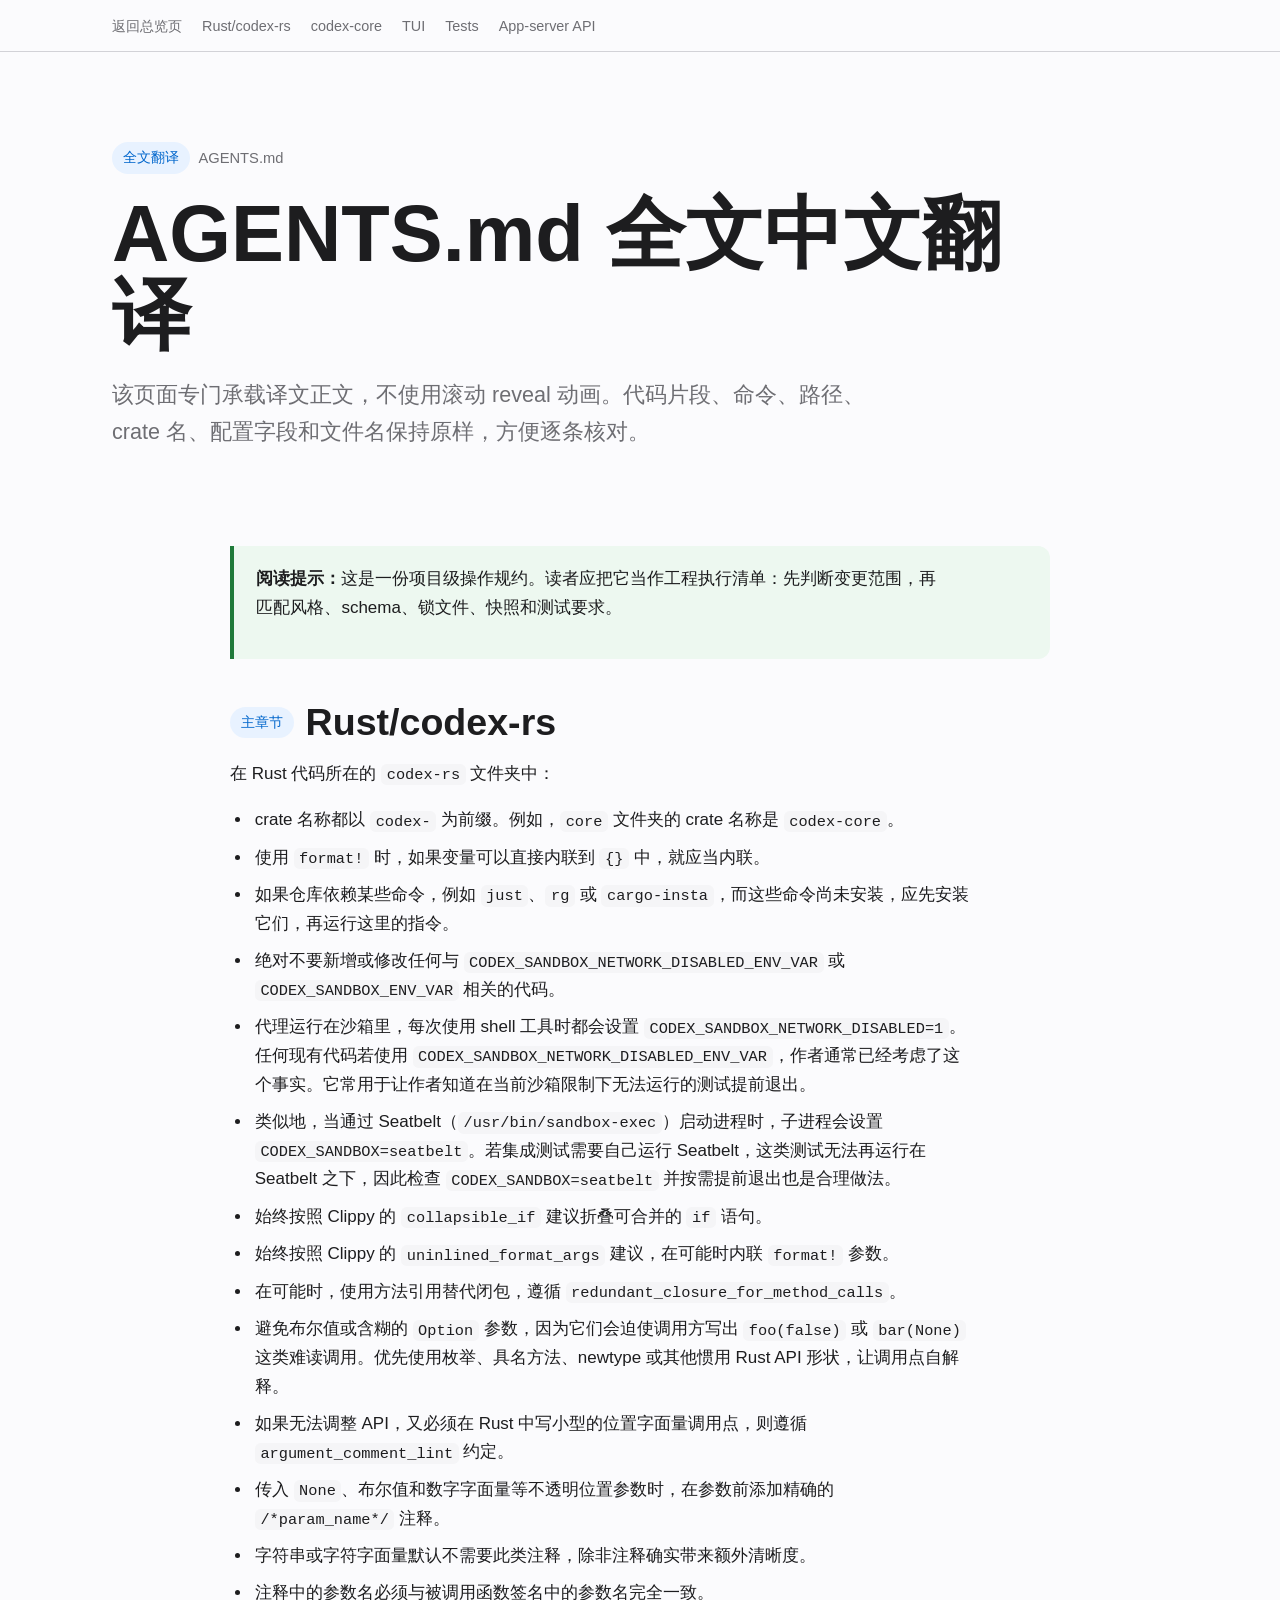
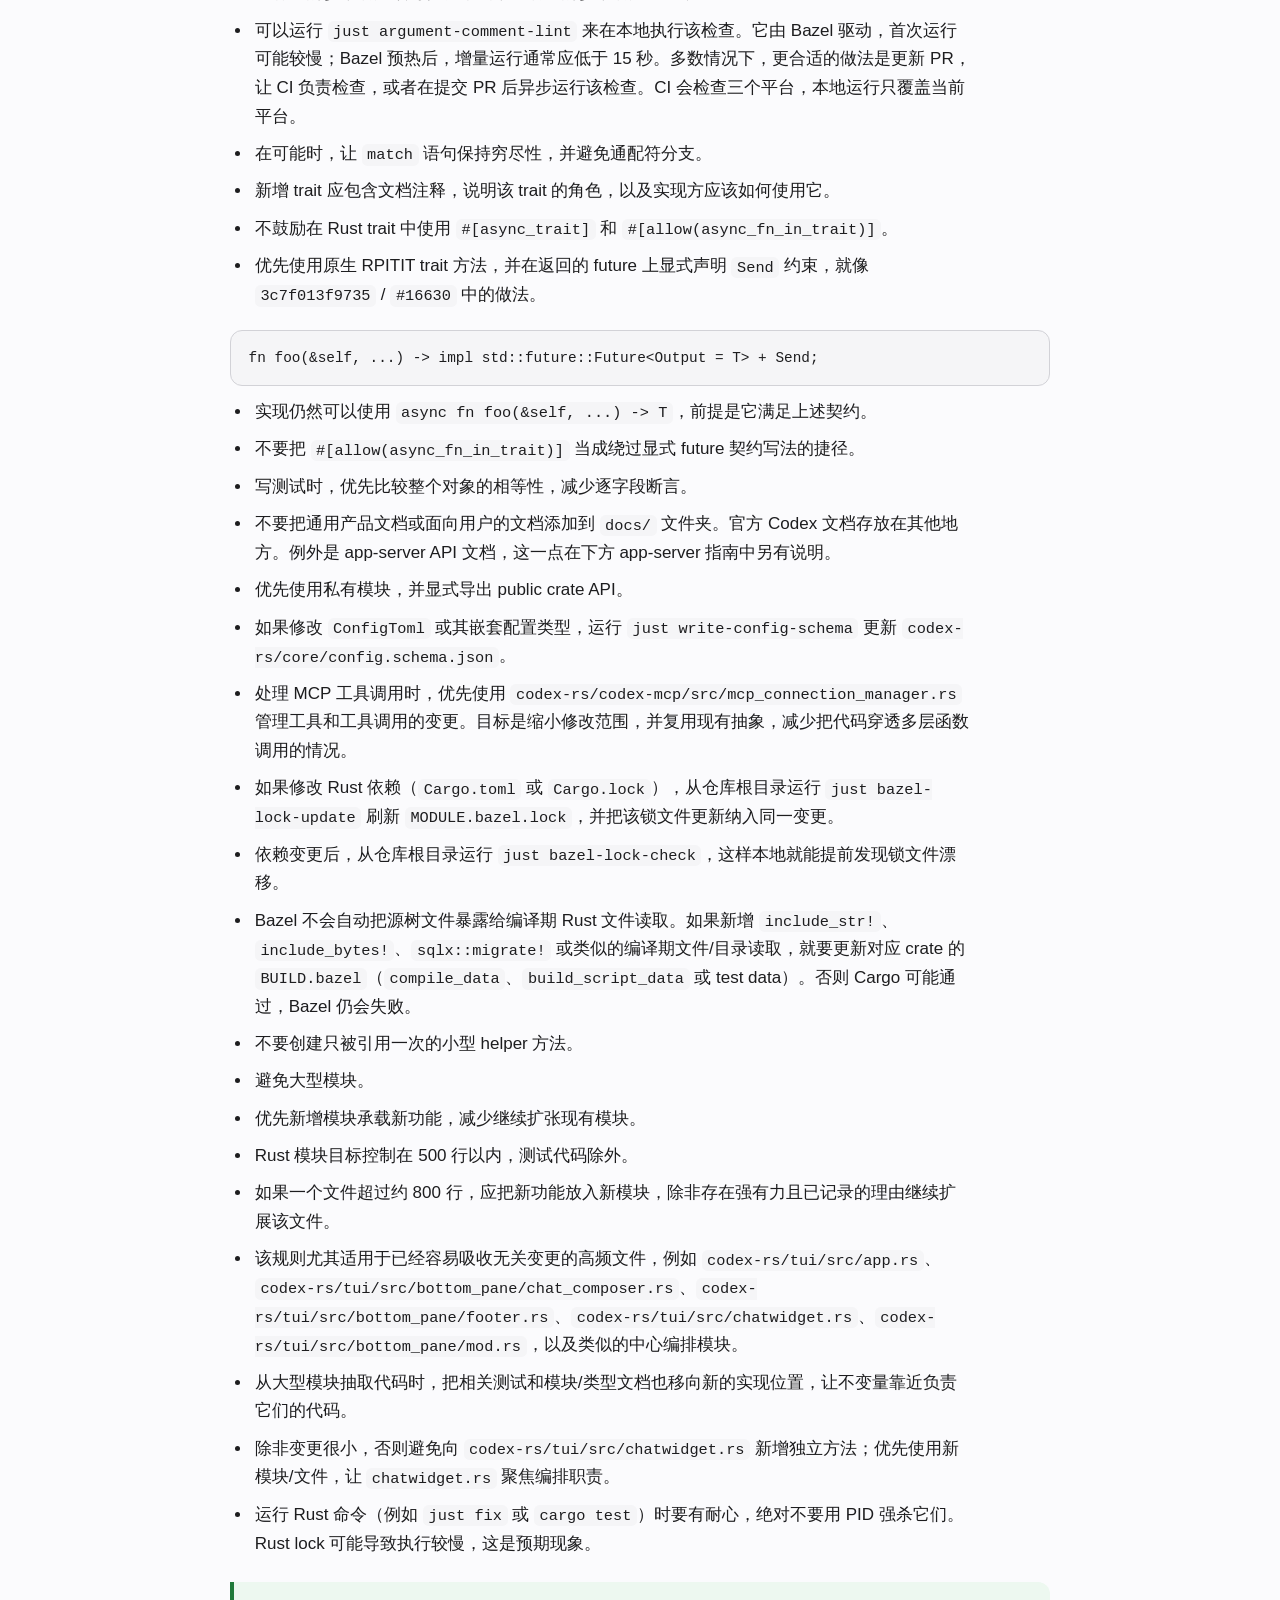
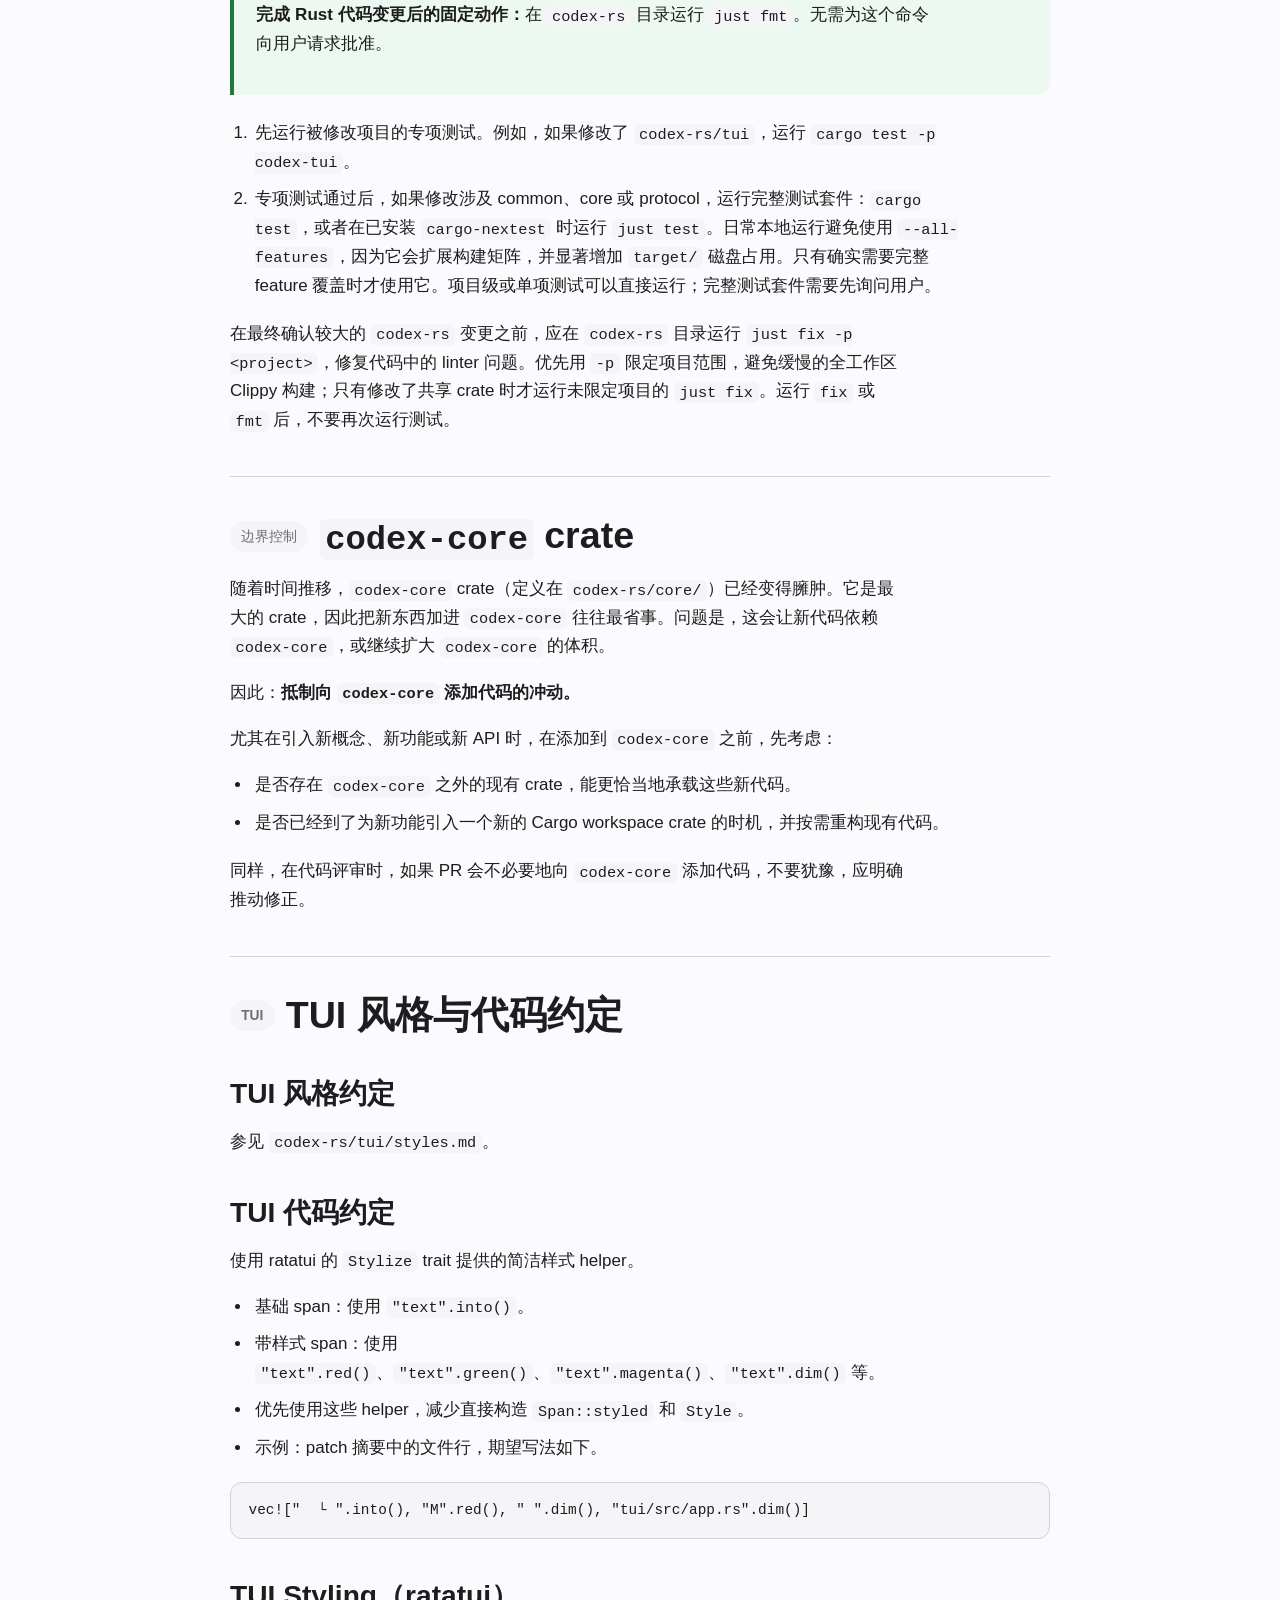
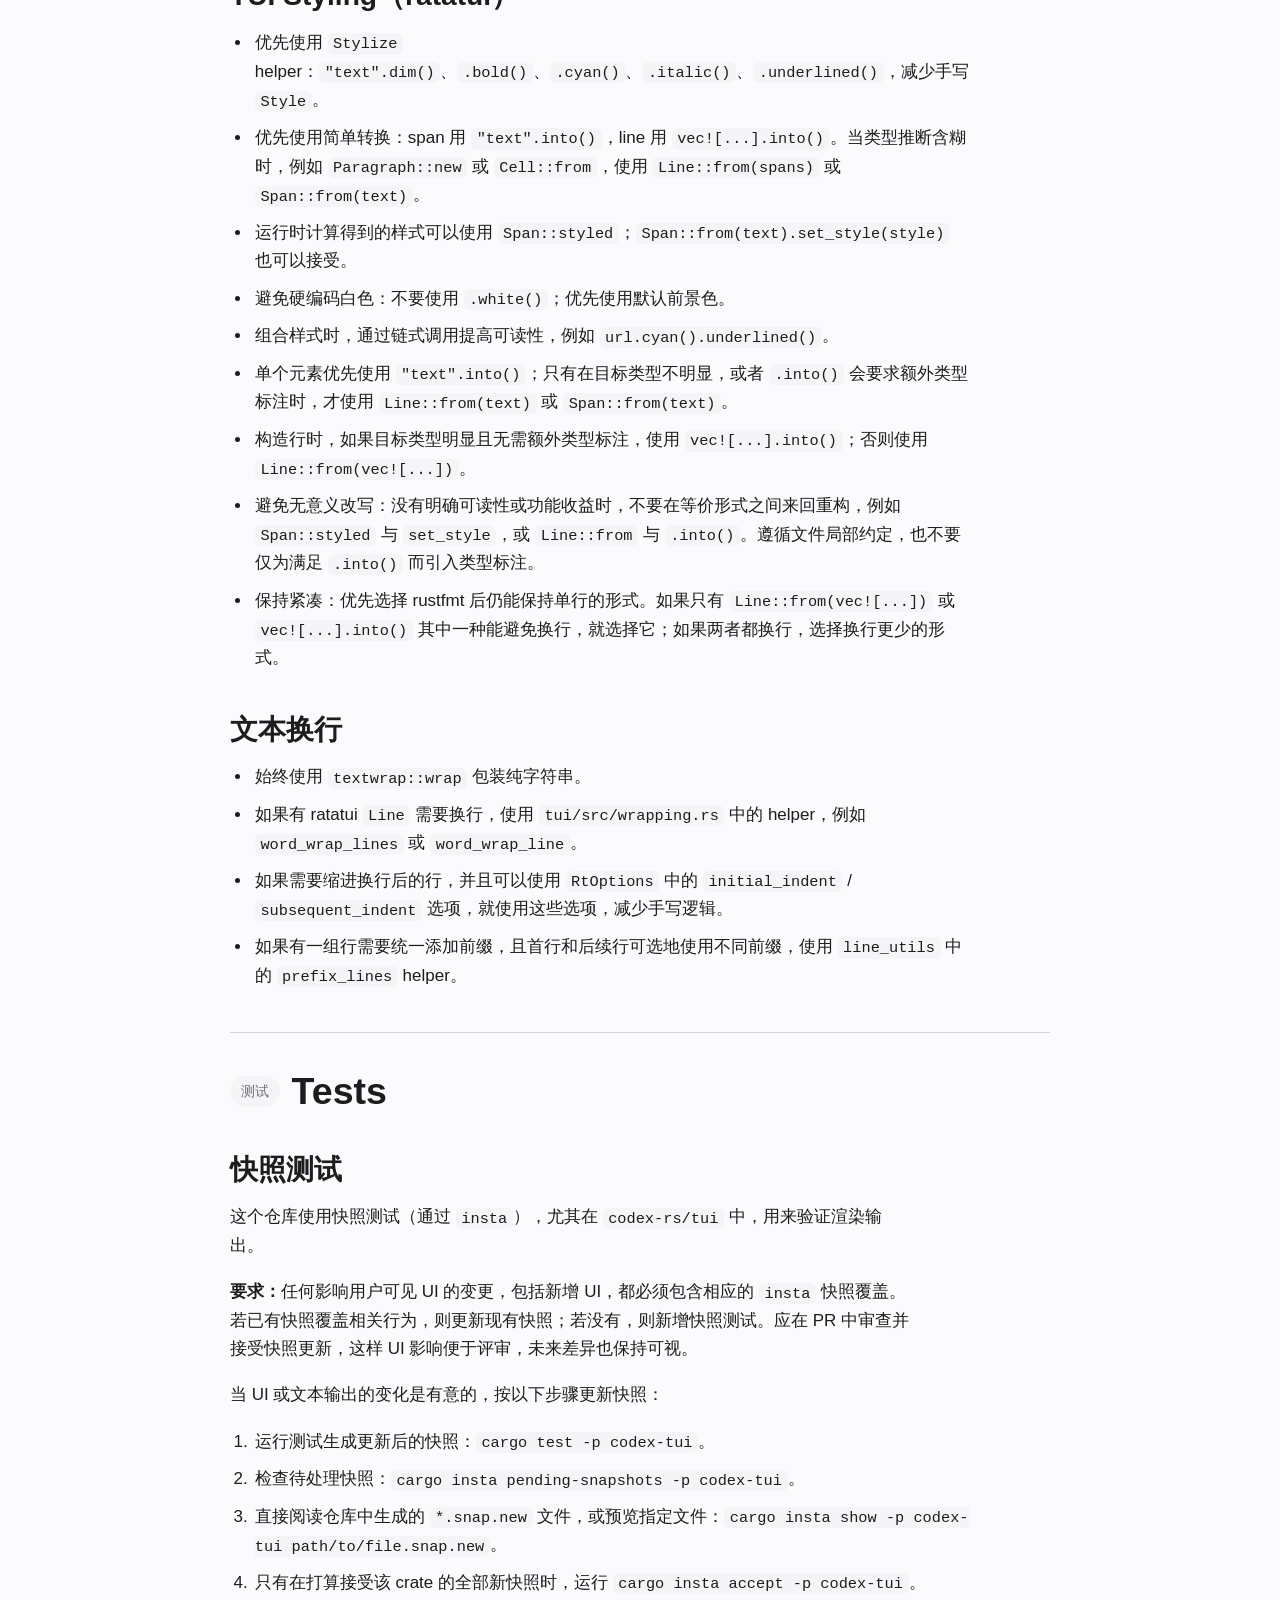
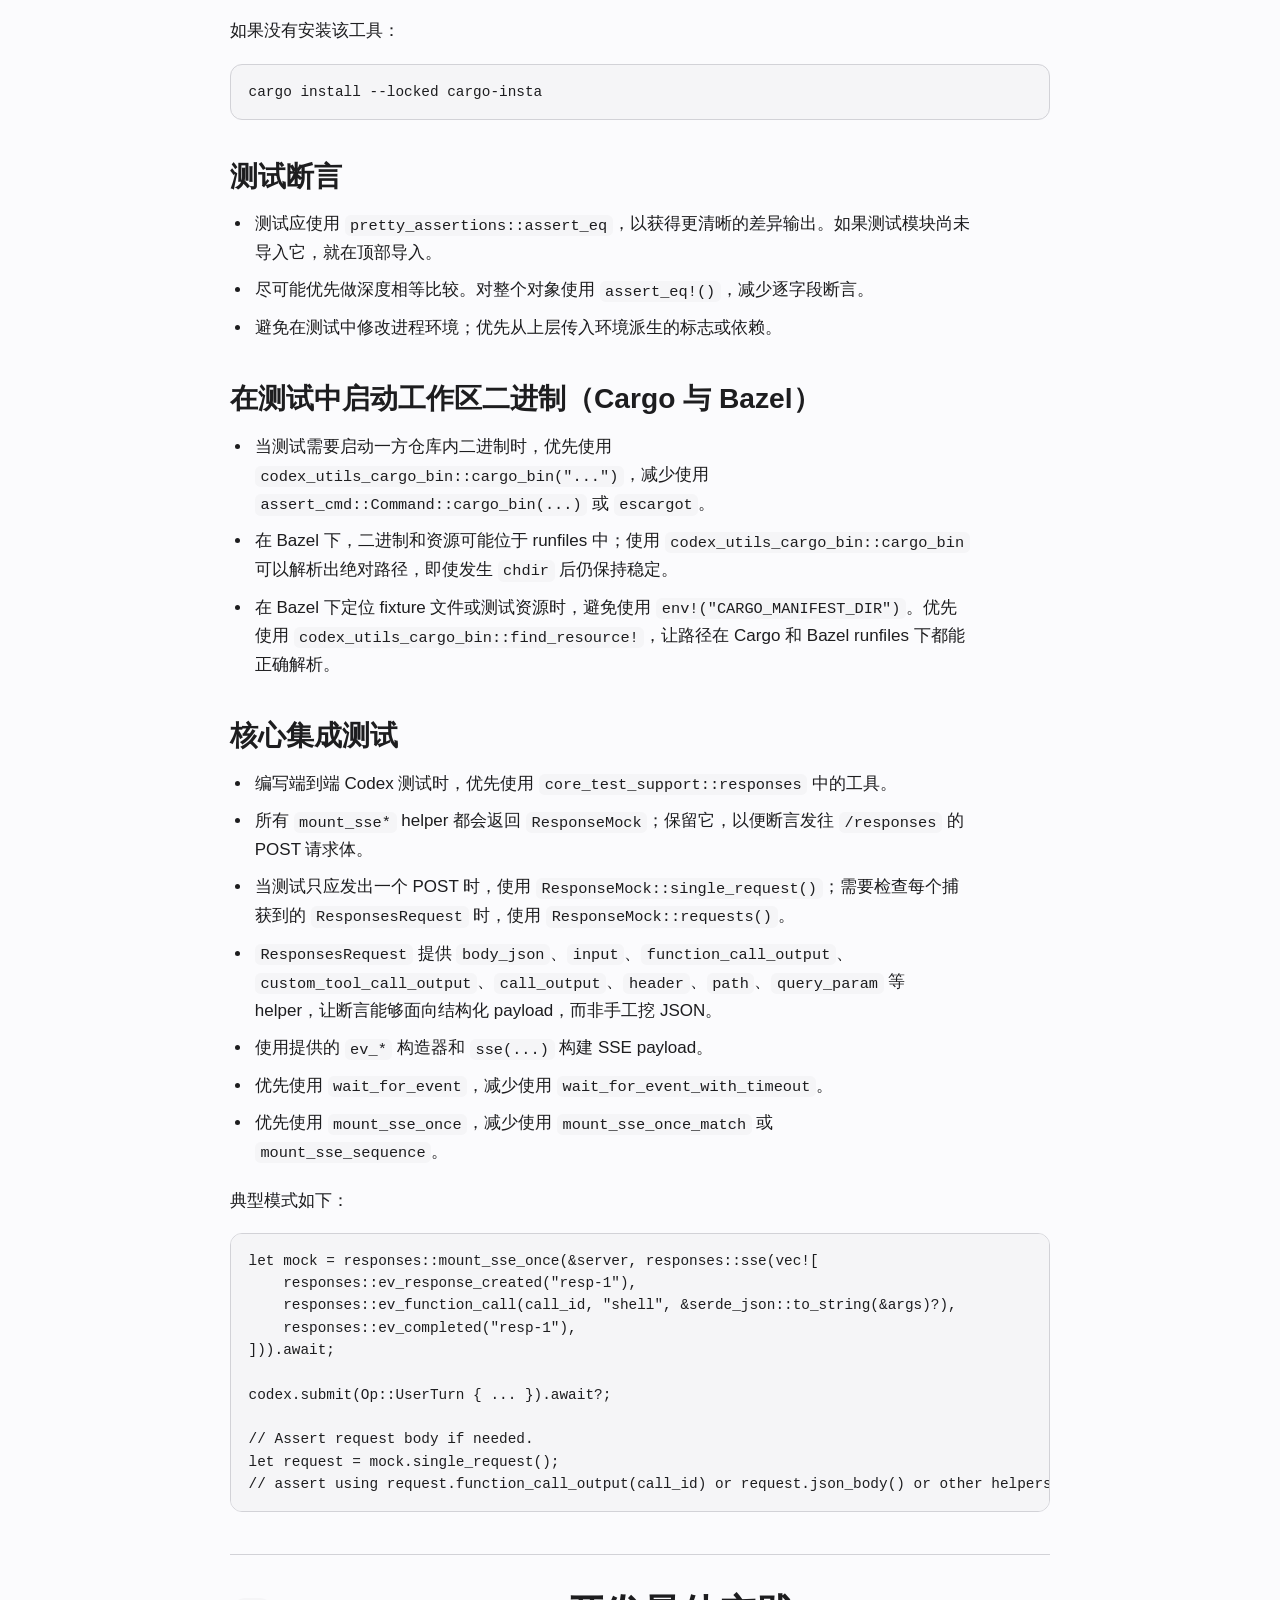
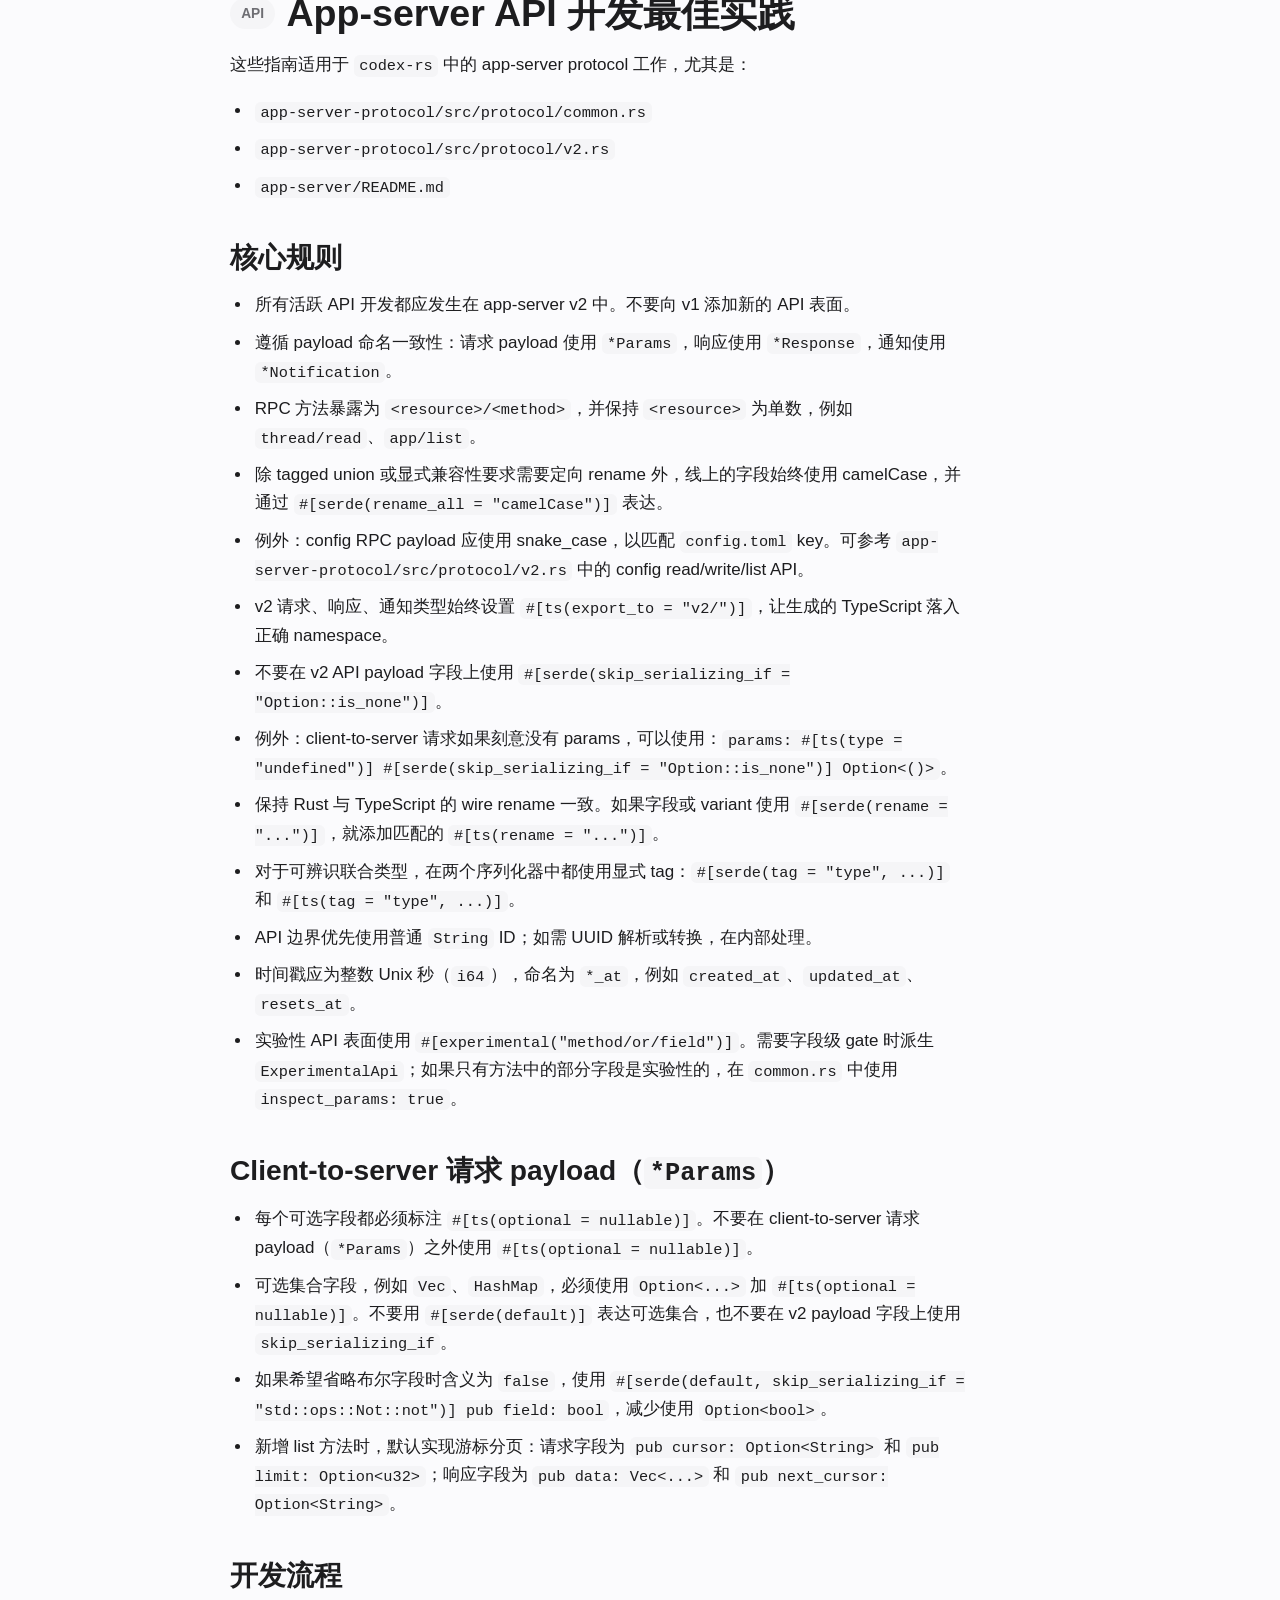
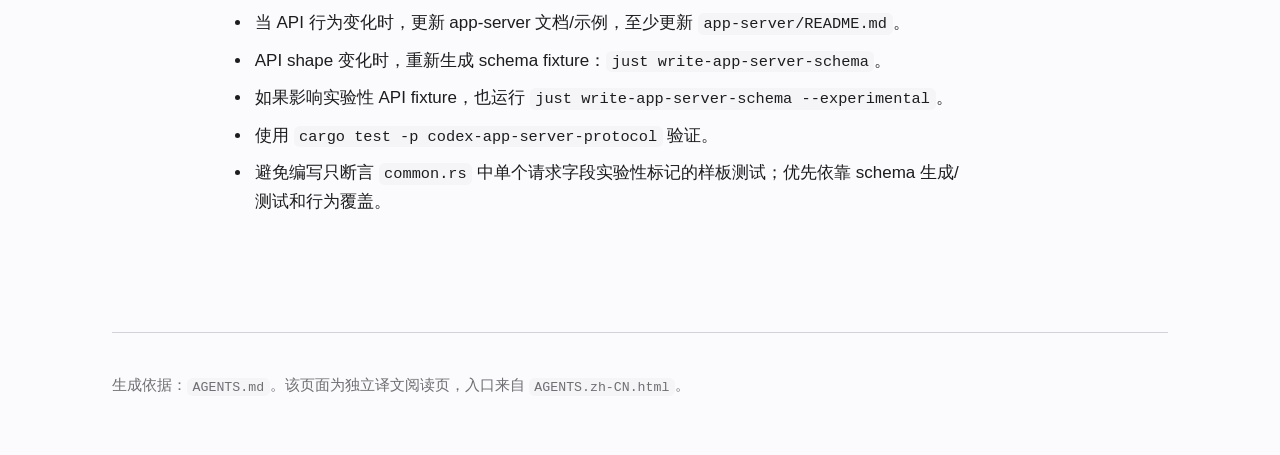
<file: AGENTS.zh-CN.translation.html>
<!DOCTYPE html>
<html lang="zh-CN">
<head>
  <meta charset="UTF-8">
  <meta name="viewport" content="width=device-width, initial-scale=1.0">
  <title>AGENTS.md 全文中文翻译</title>
  <style>
    *, *::before, *::after {
      box-sizing: border-box;
      margin: 0;
      padding: 0;
    }

    :root {
      --bg-primary: #fbfbfd;
      --bg-secondary: #ffffff;
      --bg-tertiary: #f5f5f7;
      --text-primary: #1d1d1f;
      --text-secondary: #6e6e73;
      --text-tertiary: #86868b;
      --accent: #0066cc;
      --accent-hover: #0077ed;
      --accent-soft: #e8f2ff;
      --border: #d2d2d7;
      --code-bg: #f5f5f7;
      --success-bg: #edf8f0;
      --success: #1f7a3a;
      --radius-lg: 1.5rem;
      --radius-md: 1rem;
      --radius-sm: 0.75rem;
    }

    @media (prefers-color-scheme: dark) {
      :root {
        --bg-primary: #000000;
        --bg-secondary: #1d1d1f;
        --bg-tertiary: #101010;
        --text-primary: #f5f5f7;
        --text-secondary: #a1a1a6;
        --text-tertiary: #86868b;
        --accent: #2997ff;
        --accent-hover: #4dabff;
        --accent-soft: #102438;
        --border: #38383a;
        --code-bg: #101010;
        --success-bg: #102315;
        --success: #5bd177;
      }
    }

    html {
      scroll-behavior: smooth;
      scroll-padding-top: 5rem;
    }

    body {
      min-width: 320px;
      background: var(--bg-primary);
      color: var(--text-primary);
      font-family: -apple-system, BlinkMacSystemFont, "SF Pro Display", "SF Pro Text", "Helvetica Neue", Helvetica, Arial, "PingFang SC", "Microsoft YaHei", sans-serif;
      font-size: 17px;
      line-height: 1.68;
      letter-spacing: 0;
      -webkit-font-smoothing: antialiased;
      -moz-osx-font-smoothing: grayscale;
    }

    a {
      color: var(--accent);
      text-decoration: none;
    }

    a:hover {
      color: var(--accent-hover);
      text-decoration: underline;
    }

    code, pre {
      font-family: "SF Mono", "Cascadia Code", Consolas, Menlo, Monaco, monospace;
    }

    code {
      border-radius: 0.35rem;
      background: var(--code-bg);
      padding: 0.1rem 0.35rem;
      font-size: 0.9em;
    }

    pre {
      overflow-x: auto;
      border: 1px solid var(--border);
      border-radius: var(--radius-sm);
      background: var(--code-bg);
      padding: 1rem 1.1rem;
      color: var(--text-primary);
      font-size: 0.9rem;
      line-height: 1.55;
      white-space: pre;
    }

    pre code {
      background: transparent;
      padding: 0;
      font-size: inherit;
    }

    p {
      max-width: 72ch;
      margin-bottom: 1.1rem;
    }

    ul, ol {
      margin: 0.75rem 0 1.25rem 1.4rem;
      max-width: 76ch;
    }

    li {
      margin-bottom: 0.55rem;
      padding-left: 0.15rem;
    }

    .nav {
      position: sticky;
      top: 0;
      z-index: 30;
      border-bottom: 1px solid var(--border);
      background: rgba(251, 251, 253, 0.86);
      backdrop-filter: blur(22px) saturate(1.5);
    }

    @media (prefers-color-scheme: dark) {
      .nav {
        background: rgba(0, 0, 0, 0.86);
      }
    }

    .nav-inner {
      display: flex;
      gap: 1.25rem;
      max-width: 1120px;
      margin: 0 auto;
      padding: 0.85rem 2rem;
      overflow-x: auto;
    }

    .nav a {
      flex: 0 0 auto;
      color: var(--text-secondary);
      font-size: 0.9rem;
      font-weight: 520;
      white-space: nowrap;
    }

    .nav a:hover {
      color: var(--accent);
      text-decoration: none;
    }

    .page {
      max-width: 1120px;
      margin: 0 auto;
      padding: 0 2rem;
    }

    .hero {
      padding: clamp(5rem, 10vh, 8rem) 0 clamp(3rem, 6vh, 5rem);
    }

    .hero-kicker {
      display: inline-flex;
      gap: 0.5rem;
      align-items: center;
      margin-bottom: 1.2rem;
      color: var(--text-secondary);
      font-size: 0.92rem;
      font-weight: 520;
    }

    .tag {
      display: inline-flex;
      align-items: center;
      border-radius: 100px;
      background: var(--bg-tertiary);
      color: var(--text-secondary);
      padding: 0.25rem 0.7rem;
      font-size: 0.86rem;
      font-weight: 560;
      white-space: nowrap;
    }

    .tag.accent {
      background: var(--accent-soft);
      color: var(--accent);
    }

    h1 {
      max-width: 940px;
      margin-bottom: 1.3rem;
      font-size: clamp(2.55rem, 6.2vw, 5.2rem);
      font-weight: 720;
      line-height: 1.03;
      letter-spacing: 0;
    }

    .hero-lede {
      max-width: 760px;
      color: var(--text-secondary);
      font-size: clamp(1.05rem, 2vw, 1.35rem);
      line-height: 1.7;
    }

    .content {
      max-width: 820px;
      margin: 0 auto;
      padding-bottom: 6rem;
    }

    h2 {
      margin: 3.5rem 0 1.1rem;
      font-size: clamp(1.65rem, 3vw, 2.35rem);
      font-weight: 680;
      line-height: 1.15;
      letter-spacing: 0;
    }

    h3 {
      margin: 2.5rem 0 1rem;
      font-size: clamp(1.3rem, 2.2vw, 1.8rem);
      font-weight: 650;
      line-height: 1.22;
      letter-spacing: 0;
    }

    h4 {
      margin: 1.8rem 0 0.65rem;
      font-size: 1.08rem;
      font-weight: 650;
      letter-spacing: 0;
    }

    .callout {
      border-left: 4px solid var(--success);
      border-radius: 0 var(--radius-sm) var(--radius-sm) 0;
      background: var(--success-bg);
      padding: 1.2rem 1.4rem;
      margin: 1.5rem 0;
    }

    .chapter {
      border-top: 1px solid var(--border);
      padding-top: 2.3rem;
      margin-top: 2.6rem;
    }

    .chapter:first-of-type {
      border-top: 0;
      padding-top: 0;
    }

    .chapter-title {
      display: flex;
      flex-wrap: wrap;
      gap: 0.7rem;
      align-items: center;
      margin-bottom: 1rem;
    }

    .chapter-title h2,
    .chapter-title h3 {
      margin: 0;
    }

    .footer {
      border-top: 1px solid var(--border);
      padding: 2.5rem 0 4rem;
      color: var(--text-secondary);
      font-size: 0.92rem;
    }

    @media (max-width: 900px) {
      .page,
      .nav-inner {
        padding-right: 1.25rem;
        padding-left: 1.25rem;
      }
    }

    @media print {
      .nav {
        display: none;
      }

      body {
        background: #fff;
        color: #000;
      }
    }
  </style>
</head>
<body>
  <nav class="nav" aria-label="页面导航">
    <div class="nav-inner">
      <a href="AGENTS.zh-CN.html">返回总览页</a>
      <a href="#rust">Rust/codex-rs</a>
      <a href="#core">codex-core</a>
      <a href="#tui">TUI</a>
      <a href="#tests">Tests</a>
      <a href="#api">App-server API</a>
    </div>
  </nav>

  <main class="page">
    <header class="hero">
      <div class="hero-kicker">
        <span class="tag accent">全文翻译</span>
        <span>AGENTS.md</span>
      </div>
      <h1>AGENTS.md 全文中文翻译</h1>
      <p class="hero-lede">该页面专门承载译文正文，不使用滚动 reveal 动画。代码片段、命令、路径、crate 名、配置字段和文件名保持原样，方便逐条核对。</p>
    </header>

    <section class="content" aria-label="全文中文翻译">
      <div class="callout">
        <p><strong>阅读提示：</strong>这是一份项目级操作规约。读者应把它当作工程执行清单：先判断变更范围，再匹配风格、schema、锁文件、快照和测试要求。</p>
      </div>

      <article id="rust" class="chapter">
        <div class="chapter-title">
          <span class="tag accent">主章节</span>
          <h2>Rust/codex-rs</h2>
        </div>
        <p>在 Rust 代码所在的 <code>codex-rs</code> 文件夹中：</p>
        <ul>
          <li>crate 名称都以 <code>codex-</code> 为前缀。例如，<code>core</code> 文件夹的 crate 名称是 <code>codex-core</code>。</li>
          <li>使用 <code>format!</code> 时，如果变量可以直接内联到 <code>{}</code> 中，就应当内联。</li>
          <li>如果仓库依赖某些命令，例如 <code>just</code>、<code>rg</code> 或 <code>cargo-insta</code>，而这些命令尚未安装，应先安装它们，再运行这里的指令。</li>
          <li>绝对不要新增或修改任何与 <code>CODEX_SANDBOX_NETWORK_DISABLED_ENV_VAR</code> 或 <code>CODEX_SANDBOX_ENV_VAR</code> 相关的代码。</li>
          <li>代理运行在沙箱里，每次使用 shell 工具时都会设置 <code>CODEX_SANDBOX_NETWORK_DISABLED=1</code>。任何现有代码若使用 <code>CODEX_SANDBOX_NETWORK_DISABLED_ENV_VAR</code>，作者通常已经考虑了这个事实。它常用于让作者知道在当前沙箱限制下无法运行的测试提前退出。</li>
          <li>类似地，当通过 Seatbelt（<code>/usr/bin/sandbox-exec</code>）启动进程时，子进程会设置 <code>CODEX_SANDBOX=seatbelt</code>。若集成测试需要自己运行 Seatbelt，这类测试无法再运行在 Seatbelt 之下，因此检查 <code>CODEX_SANDBOX=seatbelt</code> 并按需提前退出也是合理做法。</li>
          <li>始终按照 Clippy 的 <code>collapsible_if</code> 建议折叠可合并的 <code>if</code> 语句。</li>
          <li>始终按照 Clippy 的 <code>uninlined_format_args</code> 建议，在可能时内联 <code>format!</code> 参数。</li>
          <li>在可能时，使用方法引用替代闭包，遵循 <code>redundant_closure_for_method_calls</code>。</li>
          <li>避免布尔值或含糊的 <code>Option</code> 参数，因为它们会迫使调用方写出 <code>foo(false)</code> 或 <code>bar(None)</code> 这类难读调用。优先使用枚举、具名方法、newtype 或其他惯用 Rust API 形状，让调用点自解释。</li>
          <li>如果无法调整 API，又必须在 Rust 中写小型的位置字面量调用点，则遵循 <code>argument_comment_lint</code> 约定。</li>
          <li>传入 <code>None</code>、布尔值和数字字面量等不透明位置参数时，在参数前添加精确的 <code>/*param_name*/</code> 注释。</li>
          <li>字符串或字符字面量默认不需要此类注释，除非注释确实带来额外清晰度。</li>
          <li>注释中的参数名必须与被调用函数签名中的参数名完全一致。</li>
          <li>可以运行 <code>just argument-comment-lint</code> 来在本地执行该检查。它由 Bazel 驱动，首次运行可能较慢；Bazel 预热后，增量运行通常应低于 15 秒。多数情况下，更合适的做法是更新 PR，让 CI 负责检查，或者在提交 PR 后异步运行该检查。CI 会检查三个平台，本地运行只覆盖当前平台。</li>
          <li>在可能时，让 <code>match</code> 语句保持穷尽性，并避免通配符分支。</li>
          <li>新增 trait 应包含文档注释，说明该 trait 的角色，以及实现方应该如何使用它。</li>
          <li>不鼓励在 Rust trait 中使用 <code>#[async_trait]</code> 和 <code>#[allow(async_fn_in_trait)]</code>。</li>
          <li>优先使用原生 RPITIT trait 方法，并在返回的 future 上显式声明 <code>Send</code> 约束，就像 <code>3c7f013f9735</code> / <code>#16630</code> 中的做法。</li>
        </ul>
        <pre><code>fn foo(&self, ...) -> impl std::future::Future&lt;Output = T&gt; + Send;</code></pre>
        <ul>
          <li>实现仍然可以使用 <code>async fn foo(&self, ...) -> T</code>，前提是它满足上述契约。</li>
          <li>不要把 <code>#[allow(async_fn_in_trait)]</code> 当成绕过显式 future 契约写法的捷径。</li>
          <li>写测试时，优先比较整个对象的相等性，减少逐字段断言。</li>
          <li>不要把通用产品文档或面向用户的文档添加到 <code>docs/</code> 文件夹。官方 Codex 文档存放在其他地方。例外是 app-server API 文档，这一点在下方 app-server 指南中另有说明。</li>
          <li>优先使用私有模块，并显式导出 public crate API。</li>
          <li>如果修改 <code>ConfigToml</code> 或其嵌套配置类型，运行 <code>just write-config-schema</code> 更新 <code>codex-rs/core/config.schema.json</code>。</li>
          <li>处理 MCP 工具调用时，优先使用 <code>codex-rs/codex-mcp/src/mcp_connection_manager.rs</code> 管理工具和工具调用的变更。目标是缩小修改范围，并复用现有抽象，减少把代码穿透多层函数调用的情况。</li>
          <li>如果修改 Rust 依赖（<code>Cargo.toml</code> 或 <code>Cargo.lock</code>），从仓库根目录运行 <code>just bazel-lock-update</code> 刷新 <code>MODULE.bazel.lock</code>，并把该锁文件更新纳入同一变更。</li>
          <li>依赖变更后，从仓库根目录运行 <code>just bazel-lock-check</code>，这样本地就能提前发现锁文件漂移。</li>
          <li>Bazel 不会自动把源树文件暴露给编译期 Rust 文件读取。如果新增 <code>include_str!</code>、<code>include_bytes!</code>、<code>sqlx::migrate!</code> 或类似的编译期文件/目录读取，就要更新对应 crate 的 <code>BUILD.bazel</code>（<code>compile_data</code>、<code>build_script_data</code> 或 test data）。否则 Cargo 可能通过，Bazel 仍会失败。</li>
          <li>不要创建只被引用一次的小型 helper 方法。</li>
          <li>避免大型模块。</li>
          <li>优先新增模块承载新功能，减少继续扩张现有模块。</li>
          <li>Rust 模块目标控制在 500 行以内，测试代码除外。</li>
          <li>如果一个文件超过约 800 行，应把新功能放入新模块，除非存在强有力且已记录的理由继续扩展该文件。</li>
          <li>该规则尤其适用于已经容易吸收无关变更的高频文件，例如 <code>codex-rs/tui/src/app.rs</code>、<code>codex-rs/tui/src/bottom_pane/chat_composer.rs</code>、<code>codex-rs/tui/src/bottom_pane/footer.rs</code>、<code>codex-rs/tui/src/chatwidget.rs</code>、<code>codex-rs/tui/src/bottom_pane/mod.rs</code>，以及类似的中心编排模块。</li>
          <li>从大型模块抽取代码时，把相关测试和模块/类型文档也移向新的实现位置，让不变量靠近负责它们的代码。</li>
          <li>除非变更很小，否则避免向 <code>codex-rs/tui/src/chatwidget.rs</code> 新增独立方法；优先使用新模块/文件，让 <code>chatwidget.rs</code> 聚焦编排职责。</li>
          <li>运行 Rust 命令（例如 <code>just fix</code> 或 <code>cargo test</code>）时要有耐心，绝对不要用 PID 强杀它们。Rust lock 可能导致执行较慢，这是预期现象。</li>
        </ul>
        <div class="callout">
          <p><strong>完成 Rust 代码变更后的固定动作：</strong>在 <code>codex-rs</code> 目录运行 <code>just fmt</code>。无需为这个命令向用户请求批准。</p>
        </div>
        <ol>
          <li>先运行被修改项目的专项测试。例如，如果修改了 <code>codex-rs/tui</code>，运行 <code>cargo test -p codex-tui</code>。</li>
          <li>专项测试通过后，如果修改涉及 common、core 或 protocol，运行完整测试套件：<code>cargo test</code>，或者在已安装 <code>cargo-nextest</code> 时运行 <code>just test</code>。日常本地运行避免使用 <code>--all-features</code>，因为它会扩展构建矩阵，并显著增加 <code>target/</code> 磁盘占用。只有确实需要完整 feature 覆盖时才使用它。项目级或单项测试可以直接运行；完整测试套件需要先询问用户。</li>
        </ol>
        <p>在最终确认较大的 <code>codex-rs</code> 变更之前，应在 <code>codex-rs</code> 目录运行 <code>just fix -p &lt;project&gt;</code>，修复代码中的 linter 问题。优先用 <code>-p</code> 限定项目范围，避免缓慢的全工作区 Clippy 构建；只有修改了共享 crate 时才运行未限定项目的 <code>just fix</code>。运行 <code>fix</code> 或 <code>fmt</code> 后，不要再次运行测试。</p>
      </article>

      <article id="core" class="chapter">
        <div class="chapter-title">
          <span class="tag">边界控制</span>
          <h2><code>codex-core</code> crate</h2>
        </div>
        <p>随着时间推移，<code>codex-core</code> crate（定义在 <code>codex-rs/core/</code>）已经变得臃肿。它是最大的 crate，因此把新东西加进 <code>codex-core</code> 往往最省事。问题是，这会让新代码依赖 <code>codex-core</code>，或继续扩大 <code>codex-core</code> 的体积。</p>
        <p>因此：<strong>抵制向 <code>codex-core</code> 添加代码的冲动。</strong></p>
        <p>尤其在引入新概念、新功能或新 API 时，在添加到 <code>codex-core</code> 之前，先考虑：</p>
        <ul>
          <li>是否存在 <code>codex-core</code> 之外的现有 crate，能更恰当地承载这些新代码。</li>
          <li>是否已经到了为新功能引入一个新的 Cargo workspace crate 的时机，并按需重构现有代码。</li>
        </ul>
        <p>同样，在代码评审时，如果 PR 会不必要地向 <code>codex-core</code> 添加代码，不要犹豫，应明确推动修正。</p>
      </article>

      <article id="tui" class="chapter">
        <div class="chapter-title">
          <span class="tag">TUI</span>
          <h2>TUI 风格与代码约定</h2>
        </div>
        <h3>TUI 风格约定</h3>
        <p>参见 <code>codex-rs/tui/styles.md</code>。</p>

        <h3>TUI 代码约定</h3>
        <p>使用 ratatui 的 <code>Stylize</code> trait 提供的简洁样式 helper。</p>
        <ul>
          <li>基础 span：使用 <code>"text".into()</code>。</li>
          <li>带样式 span：使用 <code>"text".red()</code>、<code>"text".green()</code>、<code>"text".magenta()</code>、<code>"text".dim()</code> 等。</li>
          <li>优先使用这些 helper，减少直接构造 <code>Span::styled</code> 和 <code>Style</code>。</li>
          <li>示例：patch 摘要中的文件行，期望写法如下。</li>
        </ul>
        <pre><code>vec!["  └ ".into(), "M".red(), " ".dim(), "tui/src/app.rs".dim()]</code></pre>

        <h3>TUI Styling（ratatui）</h3>
        <ul>
          <li>优先使用 <code>Stylize</code> helper：<code>"text".dim()</code>、<code>.bold()</code>、<code>.cyan()</code>、<code>.italic()</code>、<code>.underlined()</code>，减少手写 <code>Style</code>。</li>
          <li>优先使用简单转换：span 用 <code>"text".into()</code>，line 用 <code>vec![...].into()</code>。当类型推断含糊时，例如 <code>Paragraph::new</code> 或 <code>Cell::from</code>，使用 <code>Line::from(spans)</code> 或 <code>Span::from(text)</code>。</li>
          <li>运行时计算得到的样式可以使用 <code>Span::styled</code>；<code>Span::from(text).set_style(style)</code> 也可以接受。</li>
          <li>避免硬编码白色：不要使用 <code>.white()</code>；优先使用默认前景色。</li>
          <li>组合样式时，通过链式调用提高可读性，例如 <code>url.cyan().underlined()</code>。</li>
          <li>单个元素优先使用 <code>"text".into()</code>；只有在目标类型不明显，或者 <code>.into()</code> 会要求额外类型标注时，才使用 <code>Line::from(text)</code> 或 <code>Span::from(text)</code>。</li>
          <li>构造行时，如果目标类型明显且无需额外类型标注，使用 <code>vec![...].into()</code>；否则使用 <code>Line::from(vec![...])</code>。</li>
          <li>避免无意义改写：没有明确可读性或功能收益时，不要在等价形式之间来回重构，例如 <code>Span::styled</code> 与 <code>set_style</code>，或 <code>Line::from</code> 与 <code>.into()</code>。遵循文件局部约定，也不要仅为满足 <code>.into()</code> 而引入类型标注。</li>
          <li>保持紧凑：优先选择 rustfmt 后仍能保持单行的形式。如果只有 <code>Line::from(vec![...])</code> 或 <code>vec![...].into()</code> 其中一种能避免换行，就选择它；如果两者都换行，选择换行更少的形式。</li>
        </ul>

        <h3>文本换行</h3>
        <ul>
          <li>始终使用 <code>textwrap::wrap</code> 包装纯字符串。</li>
          <li>如果有 ratatui <code>Line</code> 需要换行，使用 <code>tui/src/wrapping.rs</code> 中的 helper，例如 <code>word_wrap_lines</code> 或 <code>word_wrap_line</code>。</li>
          <li>如果需要缩进换行后的行，并且可以使用 <code>RtOptions</code> 中的 <code>initial_indent</code> / <code>subsequent_indent</code> 选项，就使用这些选项，减少手写逻辑。</li>
          <li>如果有一组行需要统一添加前缀，且首行和后续行可选地使用不同前缀，使用 <code>line_utils</code> 中的 <code>prefix_lines</code> helper。</li>
        </ul>
      </article>

      <article id="tests" class="chapter">
        <div class="chapter-title">
          <span class="tag">测试</span>
          <h2>Tests</h2>
        </div>
        <h3>快照测试</h3>
        <p>这个仓库使用快照测试（通过 <code>insta</code>），尤其在 <code>codex-rs/tui</code> 中，用来验证渲染输出。</p>
        <p><strong>要求：</strong>任何影响用户可见 UI 的变更，包括新增 UI，都必须包含相应的 <code>insta</code> 快照覆盖。若已有快照覆盖相关行为，则更新现有快照；若没有，则新增快照测试。应在 PR 中审查并接受快照更新，这样 UI 影响便于评审，未来差异也保持可视。</p>
        <p>当 UI 或文本输出的变化是有意的，按以下步骤更新快照：</p>
        <ol>
          <li>运行测试生成更新后的快照：<code>cargo test -p codex-tui</code>。</li>
          <li>检查待处理快照：<code>cargo insta pending-snapshots -p codex-tui</code>。</li>
          <li>直接阅读仓库中生成的 <code>*.snap.new</code> 文件，或预览指定文件：<code>cargo insta show -p codex-tui path/to/file.snap.new</code>。</li>
          <li>只有在打算接受该 crate 的全部新快照时，运行 <code>cargo insta accept -p codex-tui</code>。</li>
        </ol>
        <p>如果没有安装该工具：</p>
        <pre><code>cargo install --locked cargo-insta</code></pre>

        <h3>测试断言</h3>
        <ul>
          <li>测试应使用 <code>pretty_assertions::assert_eq</code>，以获得更清晰的差异输出。如果测试模块尚未导入它，就在顶部导入。</li>
          <li>尽可能优先做深度相等比较。对整个对象使用 <code>assert_eq!()</code>，减少逐字段断言。</li>
          <li>避免在测试中修改进程环境；优先从上层传入环境派生的标志或依赖。</li>
        </ul>

        <h3>在测试中启动工作区二进制（Cargo 与 Bazel）</h3>
        <ul>
          <li>当测试需要启动一方仓库内二进制时，优先使用 <code>codex_utils_cargo_bin::cargo_bin("...")</code>，减少使用 <code>assert_cmd::Command::cargo_bin(...)</code> 或 <code>escargot</code>。</li>
          <li>在 Bazel 下，二进制和资源可能位于 runfiles 中；使用 <code>codex_utils_cargo_bin::cargo_bin</code> 可以解析出绝对路径，即使发生 <code>chdir</code> 后仍保持稳定。</li>
          <li>在 Bazel 下定位 fixture 文件或测试资源时，避免使用 <code>env!("CARGO_MANIFEST_DIR")</code>。优先使用 <code>codex_utils_cargo_bin::find_resource!</code>，让路径在 Cargo 和 Bazel runfiles 下都能正确解析。</li>
        </ul>

        <h3>核心集成测试</h3>
        <ul>
          <li>编写端到端 Codex 测试时，优先使用 <code>core_test_support::responses</code> 中的工具。</li>
          <li>所有 <code>mount_sse*</code> helper 都会返回 <code>ResponseMock</code>；保留它，以便断言发往 <code>/responses</code> 的 POST 请求体。</li>
          <li>当测试只应发出一个 POST 时，使用 <code>ResponseMock::single_request()</code>；需要检查每个捕获到的 <code>ResponsesRequest</code> 时，使用 <code>ResponseMock::requests()</code>。</li>
          <li><code>ResponsesRequest</code> 提供 <code>body_json</code>、<code>input</code>、<code>function_call_output</code>、<code>custom_tool_call_output</code>、<code>call_output</code>、<code>header</code>、<code>path</code>、<code>query_param</code> 等 helper，让断言能够面向结构化 payload，而非手工挖 JSON。</li>
          <li>使用提供的 <code>ev_*</code> 构造器和 <code>sse(...)</code> 构建 SSE payload。</li>
          <li>优先使用 <code>wait_for_event</code>，减少使用 <code>wait_for_event_with_timeout</code>。</li>
          <li>优先使用 <code>mount_sse_once</code>，减少使用 <code>mount_sse_once_match</code> 或 <code>mount_sse_sequence</code>。</li>
        </ul>
        <p>典型模式如下：</p>
        <pre><code>let mock = responses::mount_sse_once(&amp;server, responses::sse(vec![
    responses::ev_response_created("resp-1"),
    responses::ev_function_call(call_id, "shell", &amp;serde_json::to_string(&amp;args)?),
    responses::ev_completed("resp-1"),
])).await;

codex.submit(Op::UserTurn { ... }).await?;

// Assert request body if needed.
let request = mock.single_request();
// assert using request.function_call_output(call_id) or request.json_body() or other helpers.</code></pre>
      </article>

      <article id="api" class="chapter">
        <div class="chapter-title">
          <span class="tag">API</span>
          <h2>App-server API 开发最佳实践</h2>
        </div>
        <p>这些指南适用于 <code>codex-rs</code> 中的 app-server protocol 工作，尤其是：</p>
        <ul>
          <li><code>app-server-protocol/src/protocol/common.rs</code></li>
          <li><code>app-server-protocol/src/protocol/v2.rs</code></li>
          <li><code>app-server/README.md</code></li>
        </ul>

        <h3>核心规则</h3>
        <ul>
          <li>所有活跃 API 开发都应发生在 app-server v2 中。不要向 v1 添加新的 API 表面。</li>
          <li>遵循 payload 命名一致性：请求 payload 使用 <code>*Params</code>，响应使用 <code>*Response</code>，通知使用 <code>*Notification</code>。</li>
          <li>RPC 方法暴露为 <code>&lt;resource&gt;/&lt;method&gt;</code>，并保持 <code>&lt;resource&gt;</code> 为单数，例如 <code>thread/read</code>、<code>app/list</code>。</li>
          <li>除 tagged union 或显式兼容性要求需要定向 rename 外，线上的字段始终使用 camelCase，并通过 <code>#[serde(rename_all = "camelCase")]</code> 表达。</li>
          <li>例外：config RPC payload 应使用 snake_case，以匹配 <code>config.toml</code> key。可参考 <code>app-server-protocol/src/protocol/v2.rs</code> 中的 config read/write/list API。</li>
          <li>v2 请求、响应、通知类型始终设置 <code>#[ts(export_to = "v2/")]</code>，让生成的 TypeScript 落入正确 namespace。</li>
          <li>不要在 v2 API payload 字段上使用 <code>#[serde(skip_serializing_if = "Option::is_none")]</code>。</li>
          <li>例外：client-to-server 请求如果刻意没有 params，可以使用：<code>params: #[ts(type = "undefined")] #[serde(skip_serializing_if = "Option::is_none")] Option&lt;()&gt;</code>。</li>
          <li>保持 Rust 与 TypeScript 的 wire rename 一致。如果字段或 variant 使用 <code>#[serde(rename = "...")]</code>，就添加匹配的 <code>#[ts(rename = "...")]</code>。</li>
          <li>对于可辨识联合类型，在两个序列化器中都使用显式 tag：<code>#[serde(tag = "type", ...)]</code> 和 <code>#[ts(tag = "type", ...)]</code>。</li>
          <li>API 边界优先使用普通 <code>String</code> ID；如需 UUID 解析或转换，在内部处理。</li>
          <li>时间戳应为整数 Unix 秒（<code>i64</code>），命名为 <code>*_at</code>，例如 <code>created_at</code>、<code>updated_at</code>、<code>resets_at</code>。</li>
          <li>实验性 API 表面使用 <code>#[experimental("method/or/field")]</code>。需要字段级 gate 时派生 <code>ExperimentalApi</code>；如果只有方法中的部分字段是实验性的，在 <code>common.rs</code> 中使用 <code>inspect_params: true</code>。</li>
        </ul>

        <h3>Client-to-server 请求 payload（<code>*Params</code>）</h3>
        <ul>
          <li>每个可选字段都必须标注 <code>#[ts(optional = nullable)]</code>。不要在 client-to-server 请求 payload（<code>*Params</code>）之外使用 <code>#[ts(optional = nullable)]</code>。</li>
          <li>可选集合字段，例如 <code>Vec</code>、<code>HashMap</code>，必须使用 <code>Option&lt;...&gt;</code> 加 <code>#[ts(optional = nullable)]</code>。不要用 <code>#[serde(default)]</code> 表达可选集合，也不要在 v2 payload 字段上使用 <code>skip_serializing_if</code>。</li>
          <li>如果希望省略布尔字段时含义为 <code>false</code>，使用 <code>#[serde(default, skip_serializing_if = "std::ops::Not::not")] pub field: bool</code>，减少使用 <code>Option&lt;bool&gt;</code>。</li>
          <li>新增 list 方法时，默认实现游标分页：请求字段为 <code>pub cursor: Option&lt;String&gt;</code> 和 <code>pub limit: Option&lt;u32&gt;</code>；响应字段为 <code>pub data: Vec&lt;...&gt;</code> 和 <code>pub next_cursor: Option&lt;String&gt;</code>。</li>
        </ul>

        <h3>开发流程</h3>
        <ul>
          <li>当 API 行为变化时，更新 app-server 文档/示例，至少更新 <code>app-server/README.md</code>。</li>
          <li>API shape 变化时，重新生成 schema fixture：<code>just write-app-server-schema</code>。</li>
          <li>如果影响实验性 API fixture，也运行 <code>just write-app-server-schema --experimental</code>。</li>
          <li>使用 <code>cargo test -p codex-app-server-protocol</code> 验证。</li>
          <li>避免编写只断言 <code>common.rs</code> 中单个请求字段实验性标记的样板测试；优先依靠 schema 生成/测试和行为覆盖。</li>
        </ul>
      </article>
    </section>

    <footer class="footer">
      <p>生成依据：<code>AGENTS.md</code>。该页面为独立译文阅读页，入口来自 <code>AGENTS.zh-CN.html</code>。</p>
    </footer>
  </main>
</body>
</html>
</file>
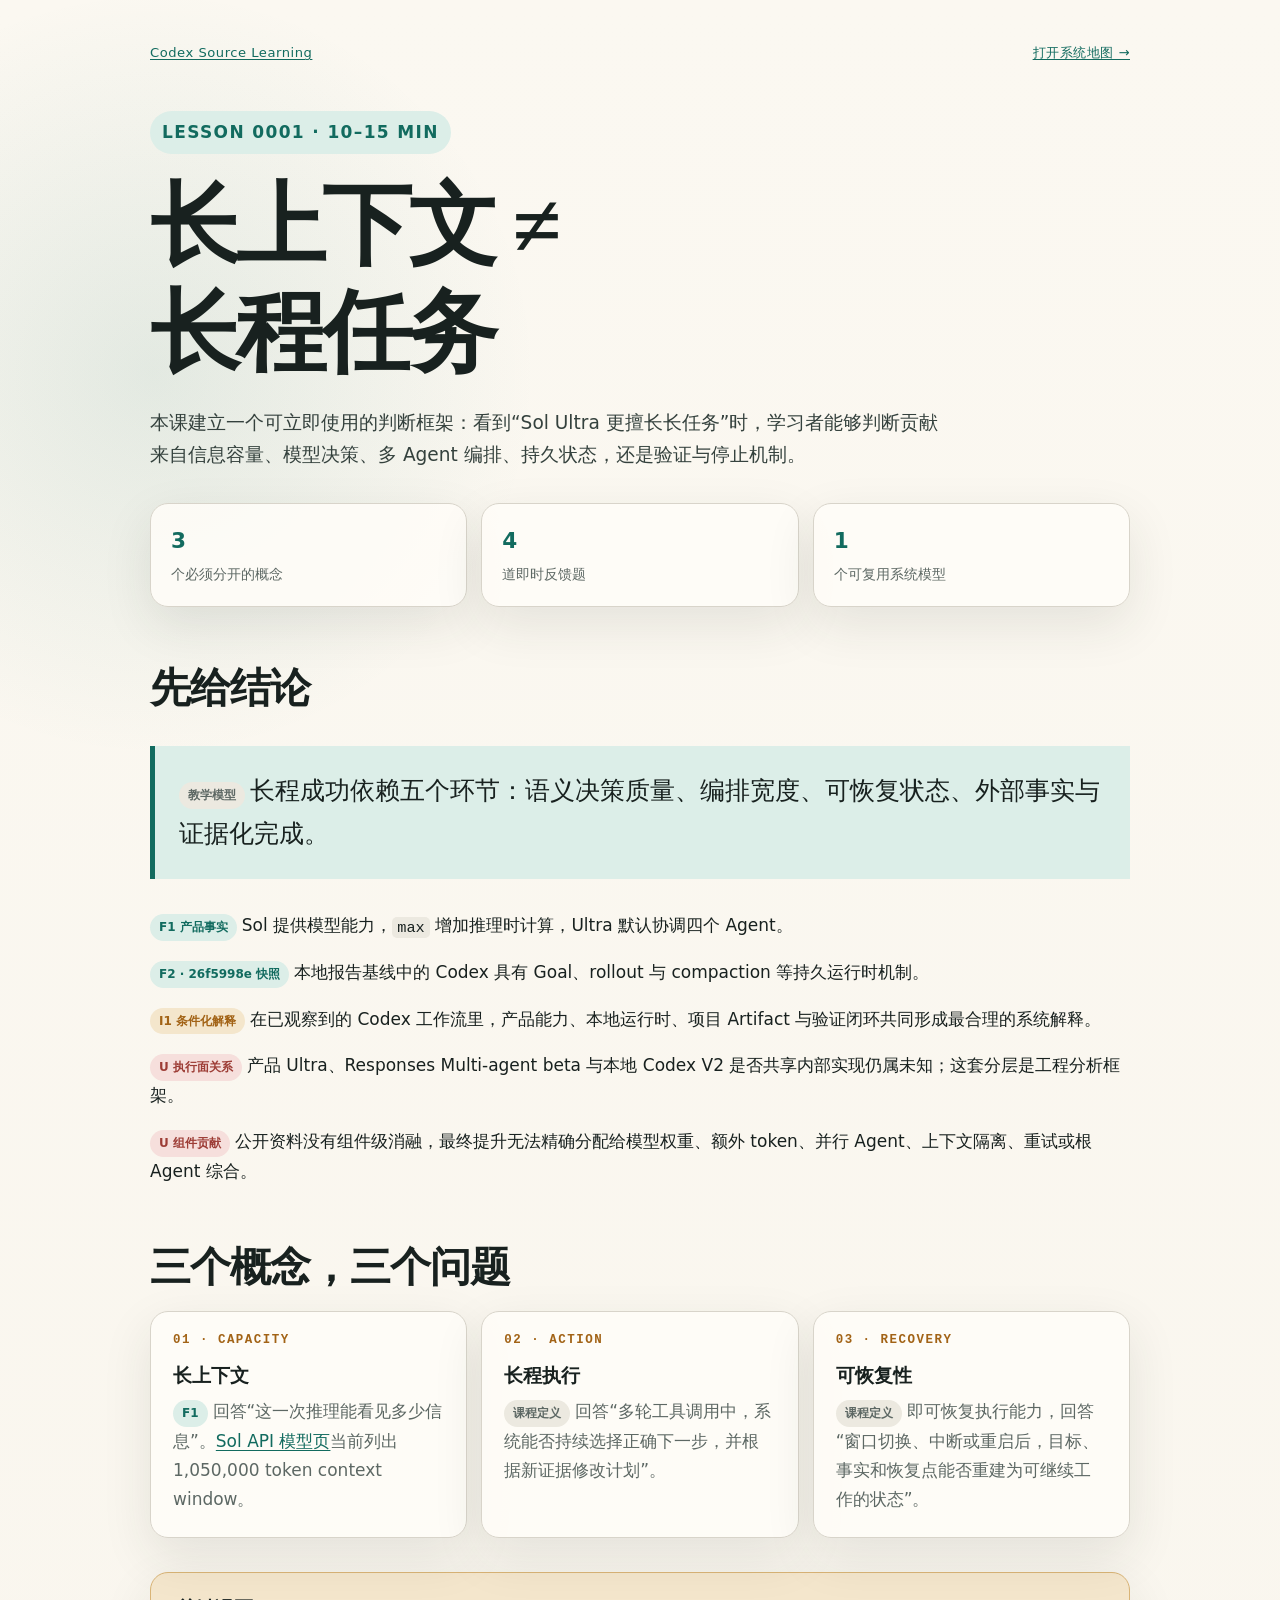
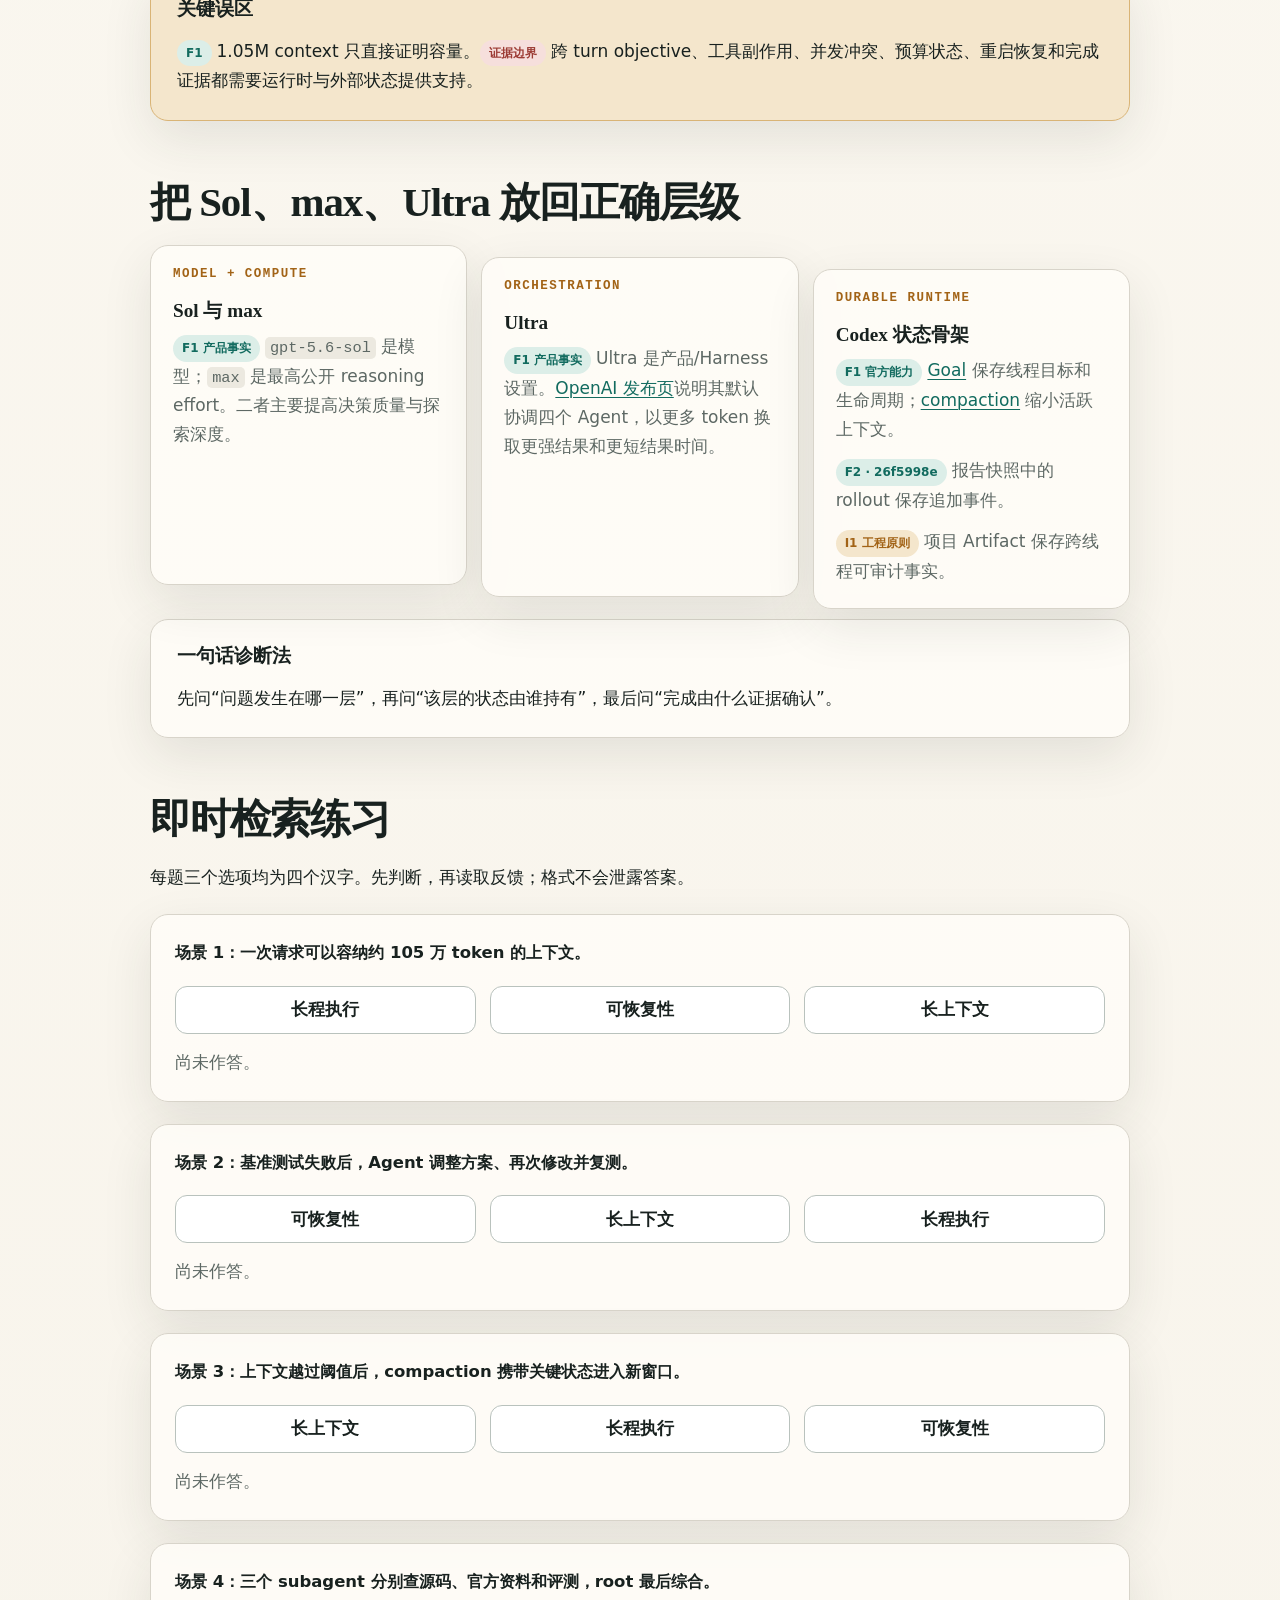
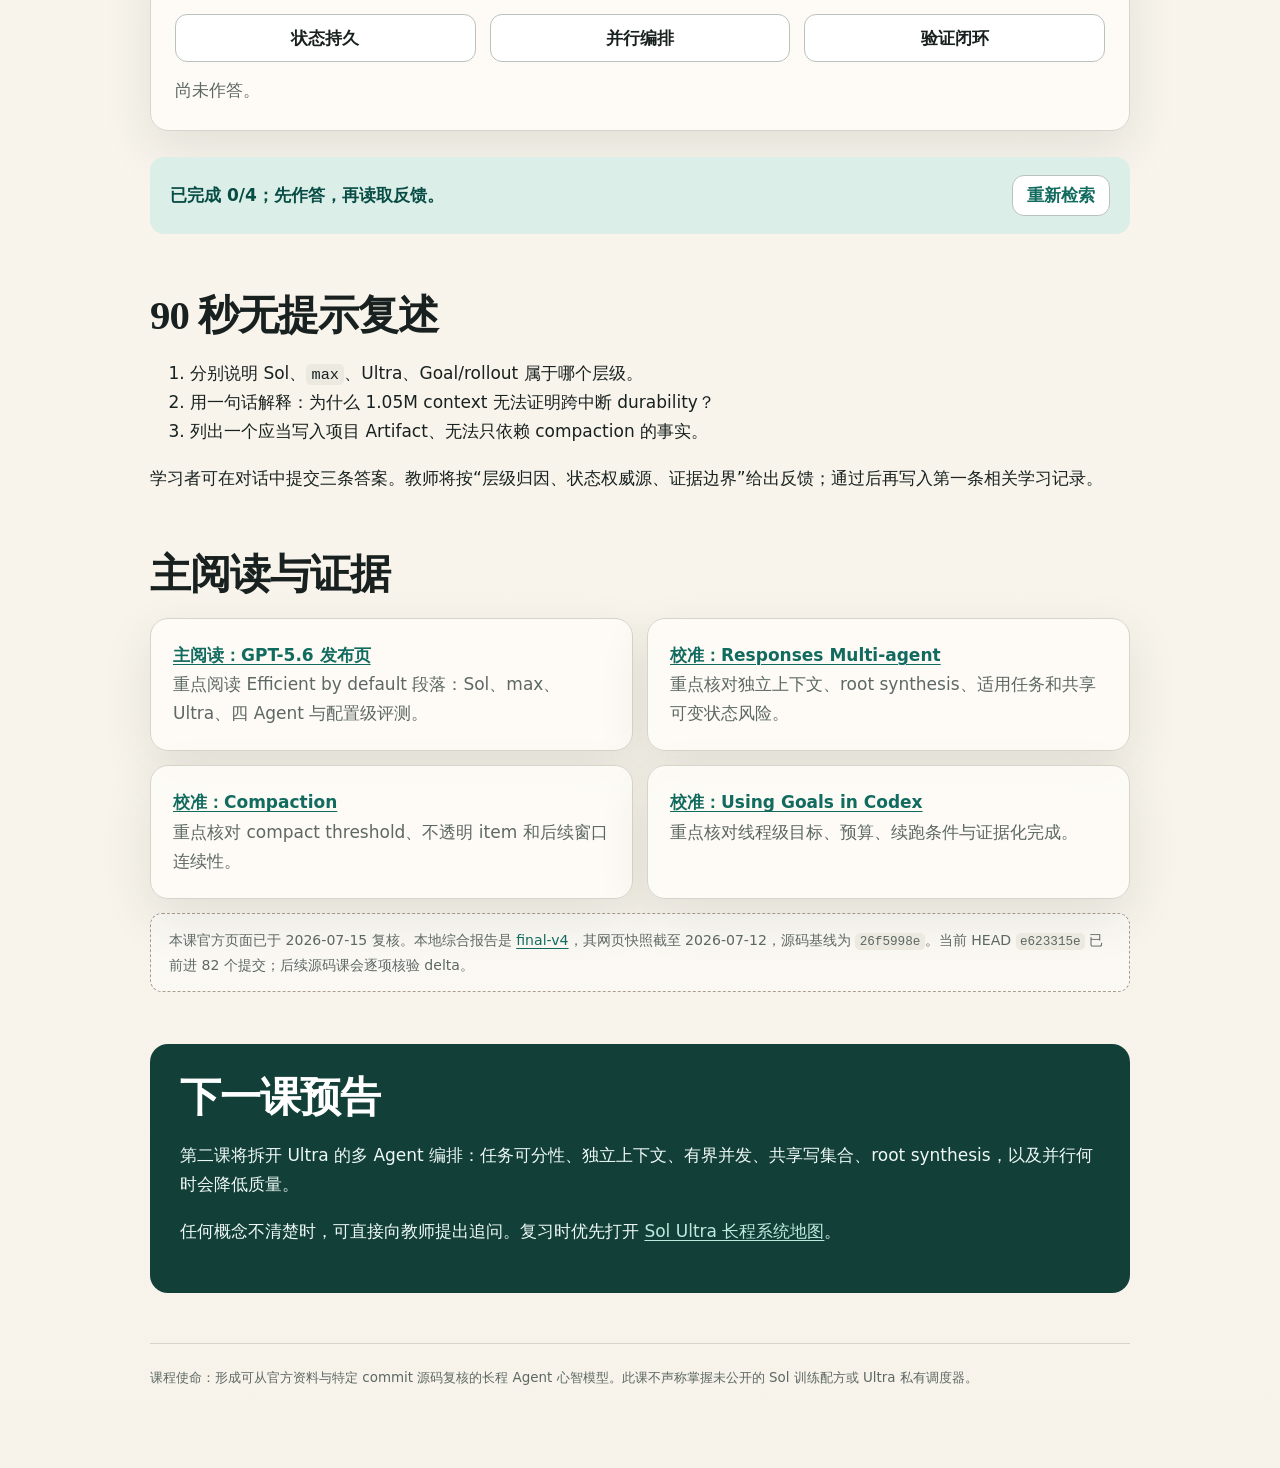
<file: discussion-records/codex-source-learning/lessons/0001-long-context-long-horizon-recovery.html>
<!doctype html>
<html lang="zh-CN">
  <head>
    <meta charset="utf-8" />
    <meta name="viewport" content="width=device-width, initial-scale=1" />
    <meta name="description" content="第一课：区分长上下文、长程执行与可恢复性，并建立 GPT-5.6 Sol Ultra 的分层心智模型。" />
    <title>第一课：长上下文、长程执行与可恢复性</title>
    <link rel="icon" href="../assets/favicon.svg" type="image/svg+xml" />
    <link rel="stylesheet" href="../assets/course.css" />
    <script src="../assets/quiz.js" defer></script>
  </head>
  <body>
    <main class="shell">
      <nav class="topline" aria-label="课程导航">
        <a href="../README.md">Codex Source Learning</a>
        <a href="../reference/sol-ultra-long-horizon-map.html">打开系统地图 →</a>
      </nav>

      <span class="eyebrow">Lesson 0001 · 10–15 min</span>
      <h1>长上下文 ≠ 长程任务</h1>
      <p class="lede">
        本课建立一个可立即使用的判断框架：看到“Sol Ultra 更擅长长任务”时，学习者能够判断贡献来自信息容量、模型决策、多 Agent 编排、持久状态，还是验证与停止机制。
      </p>

      <div class="meta-grid" aria-label="本课目标">
        <div class="meta-card"><strong>3</strong><span>个必须分开的概念</span></div>
        <div class="meta-card"><strong>4</strong><span>道即时反馈题</span></div>
        <div class="meta-card"><strong>1</strong><span>个可复用系统模型</span></div>
      </div>

      <section aria-labelledby="answer">
        <h2 id="answer">先给结论</h2>
        <div class="equation">
          <span class="badge">教学模型</span>长程成功依赖五个环节：语义决策质量、编排宽度、可恢复状态、外部事实与证据化完成。
        </div>
        <p><span class="badge fact">F1 产品事实</span>Sol 提供模型能力，<code>max</code> 增加推理时计算，Ultra 默认协调四个 Agent。</p>
        <p><span class="badge fact">F2 · 26f5998e 快照</span>本地报告基线中的 Codex 具有 Goal、rollout 与 compaction 等持久运行时机制。</p>
        <p><span class="badge inference">I1 条件化解释</span>在已观察到的 Codex 工作流里，产品能力、本地运行时、项目 Artifact 与验证闭环共同形成最合理的系统解释。</p>
        <p><span class="badge unknown">U 执行面关系</span>产品 Ultra、Responses Multi-agent beta 与本地 Codex V2 是否共享内部实现仍属未知；这套分层是工程分析框架。</p>
        <p><span class="badge unknown">U 组件贡献</span>公开资料没有组件级消融，最终提升无法精确分配给模型权重、额外 token、并行 Agent、上下文隔离、重试或根 Agent 综合。</p>
      </section>

      <section aria-labelledby="three-concepts">
        <h2 id="three-concepts">三个概念，三个问题</h2>
        <div class="concept-grid">
          <article class="concept-card">
            <span class="index">01 · CAPACITY</span>
            <h3>长上下文</h3>
            <p><span class="badge fact">F1</span>回答“这一次推理能看见多少信息”。<a href="https://developers.openai.com/api/docs/models/gpt-5.6-sol">Sol API 模型页</a>当前列出 1,050,000 token context window。</p>
          </article>
          <article class="concept-card">
            <span class="index">02 · ACTION</span>
            <h3>长程执行</h3>
            <p><span class="badge">课程定义</span>回答“多轮工具调用中，系统能否持续选择正确下一步，并根据新证据修改计划”。</p>
          </article>
          <article class="concept-card">
            <span class="index">03 · RECOVERY</span>
            <h3>可恢复性</h3>
            <p><span class="badge">课程定义</span>即可恢复执行能力，回答“窗口切换、中断或重启后，目标、事实和恢复点能否重建为可继续工作的状态”。</p>
          </article>
        </div>

        <div class="callout warning">
          <h3>关键误区</h3>
          <p>
            <span class="badge fact">F1</span>1.05M context 只直接证明容量。<span class="badge unknown">证据边界</span>跨 turn objective、工具副作用、并发冲突、预算状态、重启恢复和完成证据都需要运行时与外部状态提供支持。
          </p>
        </div>
      </section>

      <section aria-labelledby="layers">
        <h2 id="layers">把 Sol、max、Ultra 放回正确层级</h2>
        <div class="layer-grid">
          <article class="layer-card">
            <span class="index">MODEL + COMPUTE</span>
            <h3>Sol 与 max</h3>
            <p><span class="badge fact">F1 产品事实</span><code>gpt-5.6-sol</code> 是模型；<code>max</code> 是最高公开 reasoning effort。二者主要提高决策质量与探索深度。</p>
          </article>
          <article class="layer-card">
            <span class="index">ORCHESTRATION</span>
            <h3>Ultra</h3>
            <p><span class="badge fact">F1 产品事实</span>Ultra 是产品/Harness 设置。<a href="https://openai.com/index/gpt-5-6/">OpenAI 发布页</a>说明其默认协调四个 Agent，以更多 token 换取更强结果和更短结果时间。</p>
          </article>
          <article class="layer-card">
            <span class="index">DURABLE RUNTIME</span>
            <h3>Codex 状态骨架</h3>
            <p><span class="badge fact">F1 官方能力</span><a href="https://developers.openai.com/cookbook/examples/codex/using_goals_in_codex">Goal</a> 保存线程目标和生命周期；<a href="https://developers.openai.com/api/docs/guides/compaction">compaction</a> 缩小活跃上下文。</p>
            <p><span class="badge fact">F2 · 26f5998e</span>报告快照中的 rollout 保存追加事件。</p>
            <p><span class="badge inference">I1 工程原则</span>项目 Artifact 保存跨线程可审计事实。</p>
          </article>
        </div>
        <div class="callout">
          <h3>一句话诊断法</h3>
          <p>先问“问题发生在哪一层”，再问“该层的状态由谁持有”，最后问“完成由什么证据确认”。</p>
        </div>
      </section>

      <section aria-labelledby="practice">
        <h2 id="practice">即时检索练习</h2>
        <p>每题三个选项均为四个汉字。先判断，再读取反馈；格式不会泄露答案。</p>

        <article
          class="quiz"
          data-quiz
          data-correct="长上下文"
          data-correct-feedback="这是单次推理的信息容量。"
          data-incorrect-feedback="场景只说明一次请求可容纳的信息量。"
        >
          <p class="scenario">场景 1：一次请求可以容纳约 105 万 token 的上下文。</p>
          <div class="quiz-options">
            <button type="button" data-answer="长程执行" aria-pressed="false">长程执行</button>
            <button type="button" data-answer="可恢复性" aria-pressed="false">可恢复性</button>
            <button type="button" data-answer="长上下文" aria-pressed="false">长上下文</button>
          </div>
          <p class="quiz-feedback" data-feedback aria-live="polite">尚未作答。</p>
        </article>

        <article
          class="quiz"
          data-quiz
          data-correct="长程执行"
          data-correct-feedback="系统依据最新测试结果选择下一步并继续推进。"
          data-incorrect-feedback="场景强调跨多轮动作的计划修订与持续推进。"
        >
          <p class="scenario">场景 2：基准测试失败后，Agent 调整方案、再次修改并复测。</p>
          <div class="quiz-options">
            <button type="button" data-answer="可恢复性" aria-pressed="false">可恢复性</button>
            <button type="button" data-answer="长上下文" aria-pressed="false">长上下文</button>
            <button type="button" data-answer="长程执行" aria-pressed="false">长程执行</button>
          </div>
          <p class="quiz-feedback" data-feedback aria-live="polite">尚未作答。</p>
        </article>

        <article
          class="quiz"
          data-quiz
          data-correct="可恢复性"
          data-correct-feedback="compaction item 把继续所需状态带入新窗口。"
          data-incorrect-feedback="场景的核心是窗口切换后的状态连续性。"
        >
          <p class="scenario">场景 3：上下文越过阈值后，compaction 携带关键状态进入新窗口。</p>
          <div class="quiz-options">
            <button type="button" data-answer="长上下文" aria-pressed="false">长上下文</button>
            <button type="button" data-answer="长程执行" aria-pressed="false">长程执行</button>
            <button type="button" data-answer="可恢复性" aria-pressed="false">可恢复性</button>
          </div>
          <p class="quiz-feedback" data-feedback aria-live="polite">尚未作答。</p>
        </article>

        <article
          class="quiz"
          data-quiz
          data-correct="并行编排"
          data-correct-feedback="独立 worker context 与 root synthesis 属于编排层。"
          data-incorrect-feedback="场景强调多个 Agent 的任务拆分、隔离与汇总。"
        >
          <p class="scenario">场景 4：三个 subagent 分别查源码、官方资料和评测，root 最后综合。</p>
          <div class="quiz-options">
            <button type="button" data-answer="状态持久" aria-pressed="false">状态持久</button>
            <button type="button" data-answer="并行编排" aria-pressed="false">并行编排</button>
            <button type="button" data-answer="验证闭环" aria-pressed="false">验证闭环</button>
          </div>
          <p class="quiz-feedback" data-feedback aria-live="polite">尚未作答。</p>
        </article>

        <div class="quiz-summary">
          <span data-quiz-summary aria-live="polite">已完成 0/4；先作答，再读取反馈。</span>
          <button class="reset-button" type="button" data-quiz-reset>重新检索</button>
        </div>
      </section>

      <section aria-labelledby="retrieval">
        <h2 id="retrieval">90 秒无提示复述</h2>
        <ol>
          <li>分别说明 Sol、<code>max</code>、Ultra、Goal/rollout 属于哪个层级。</li>
          <li>用一句话解释：为什么 1.05M context 无法证明跨中断 durability？</li>
          <li>列出一个应当写入项目 Artifact、无法只依赖 compaction 的事实。</li>
        </ol>
        <p>
          学习者可在对话中提交三条答案。教师将按“层级归因、状态权威源、证据边界”给出反馈；通过后再写入第一条相关学习记录。
        </p>
      </section>

      <section aria-labelledby="sources">
        <h2 id="sources">主阅读与证据</h2>
        <div class="source-grid">
          <article class="source-card">
            <a href="https://openai.com/index/gpt-5-6/">主阅读：GPT-5.6 发布页</a>
            <p>重点阅读 Efficient by default 段落：Sol、max、Ultra、四 Agent 与配置级评测。</p>
          </article>
          <article class="source-card">
            <a href="https://developers.openai.com/api/docs/guides/responses-multi-agent">校准：Responses Multi-agent</a>
            <p>重点核对独立上下文、root synthesis、适用任务和共享可变状态风险。</p>
          </article>
          <article class="source-card">
            <a href="https://developers.openai.com/api/docs/guides/compaction">校准：Compaction</a>
            <p>重点核对 compact threshold、不透明 item 和后续窗口连续性。</p>
          </article>
          <article class="source-card">
            <a href="https://developers.openai.com/cookbook/examples/codex/using_goals_in_codex">校准：Using Goals in Codex</a>
            <p>重点核对线程级目标、预算、续跑条件与证据化完成。</p>
          </article>
        </div>
        <p class="snapshot">
          本课官方页面已于 2026-07-15 复核。本地综合报告是 <a href="../../gpt-5-6-sol-ultra-long-horizon-agent-research-20260711/final-v4-gpt-5-6-sol-ultra-long-horizon-agent-research-20260712.md">final-v4</a>，其网页快照截至 2026-07-12，源码基线为 <code>26f5998e</code>。当前 HEAD <code>e623315e</code> 已前进 82 个提交；后续源码课会逐项核验 delta。
        </p>
      </section>

      <section class="next-step" aria-labelledby="next">
        <h2 id="next">下一课预告</h2>
        <p>
          第二课将拆开 Ultra 的多 Agent 编排：任务可分性、独立上下文、有界并发、共享写集合、root synthesis，以及并行何时会降低质量。
        </p>
        <p>
          任何概念不清楚时，可直接向教师提出追问。复习时优先打开 <a href="../reference/sol-ultra-long-horizon-map.html">Sol Ultra 长程系统地图</a>。
        </p>
      </section>

      <footer>
        课程使命：形成可从官方资料与特定 commit 源码复核的长程 Agent 心智模型。此课不声称掌握未公开的 Sol 训练配方或 Ultra 私有调度器。
      </footer>
    </main>
  </body>
</html>
</file>
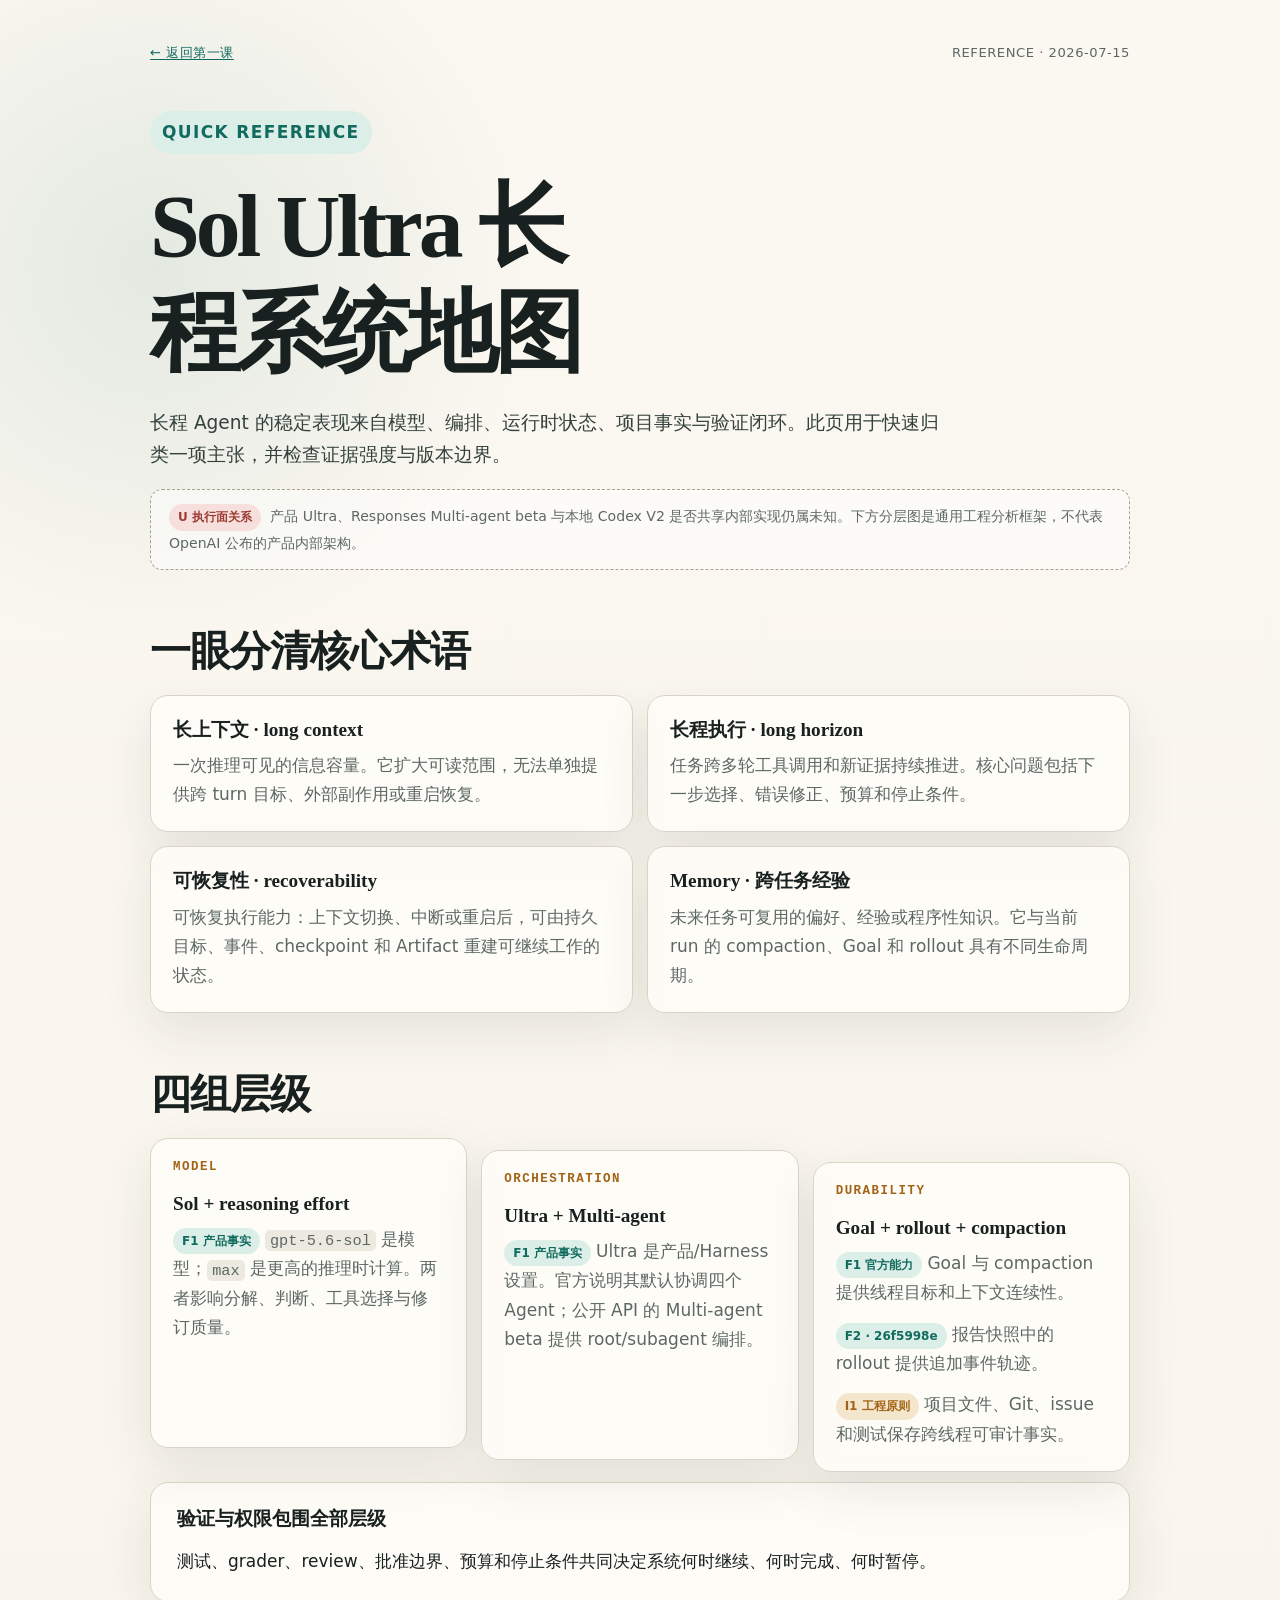
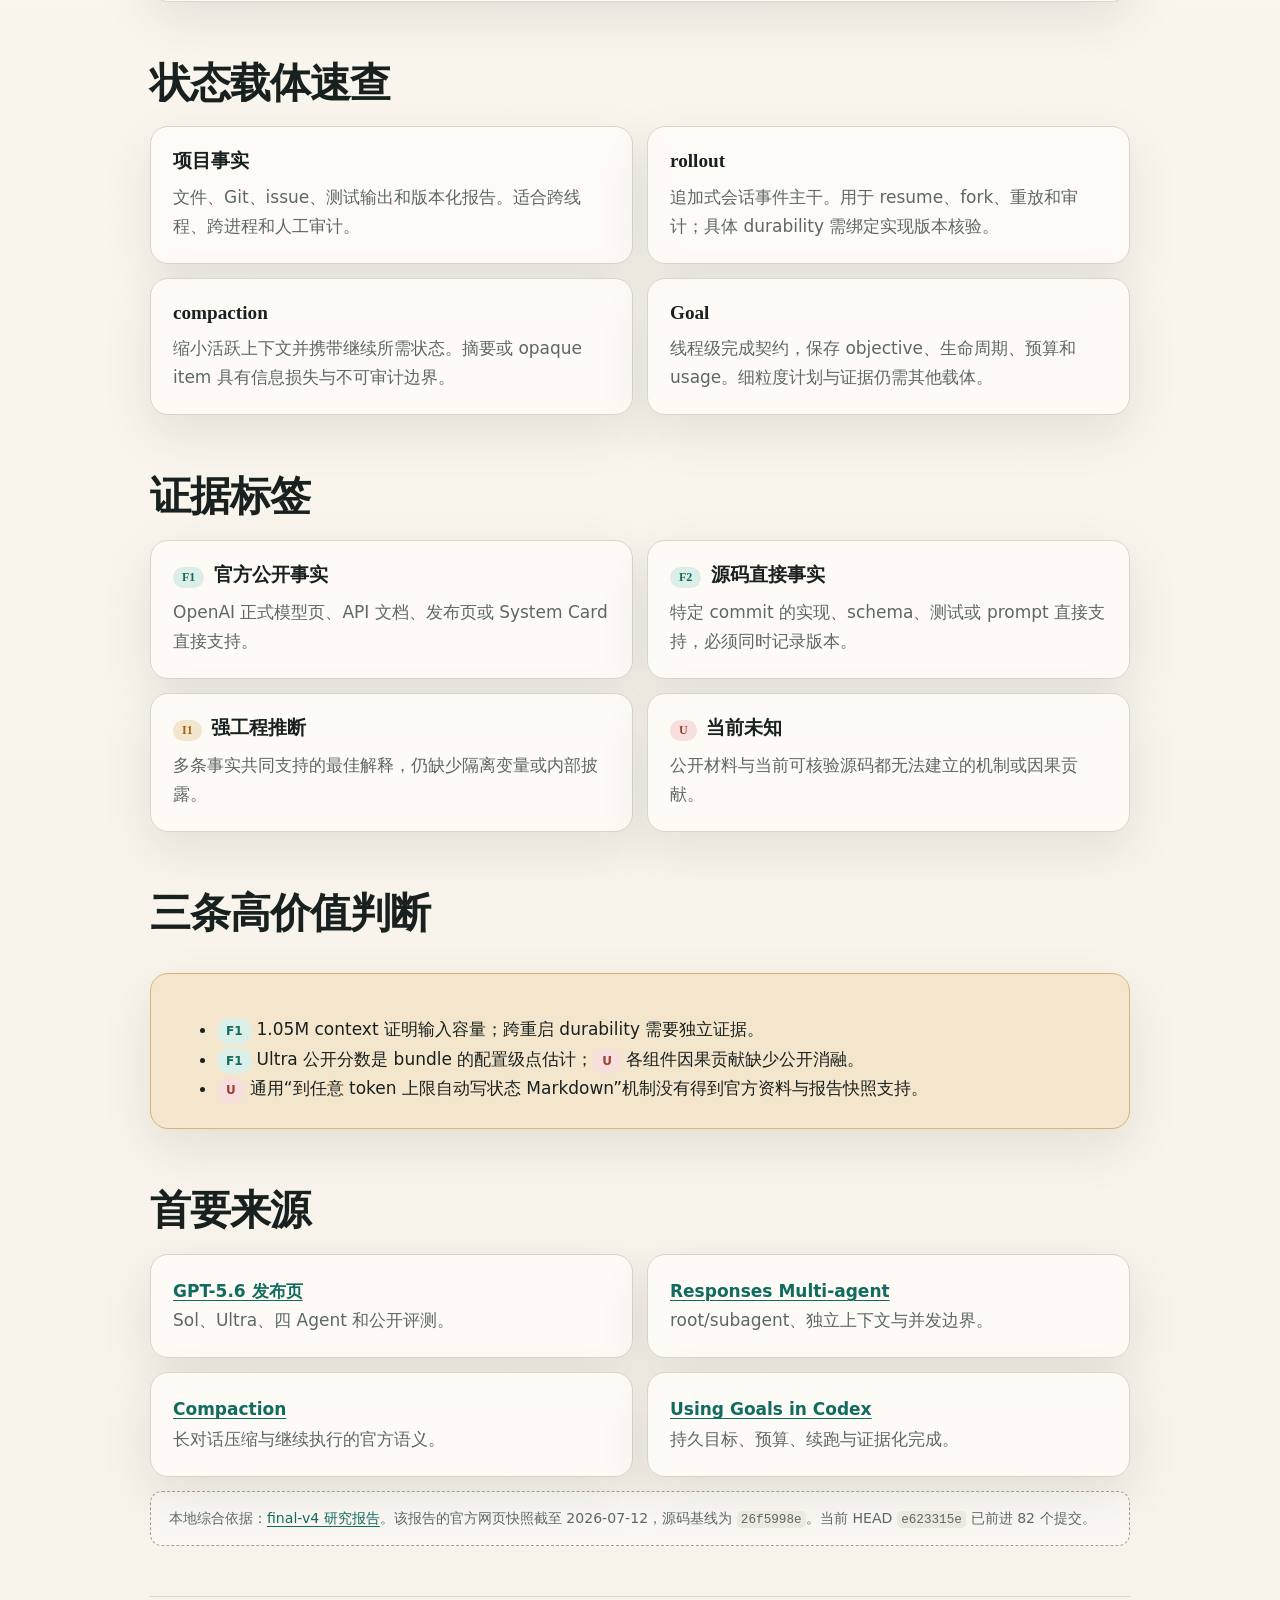
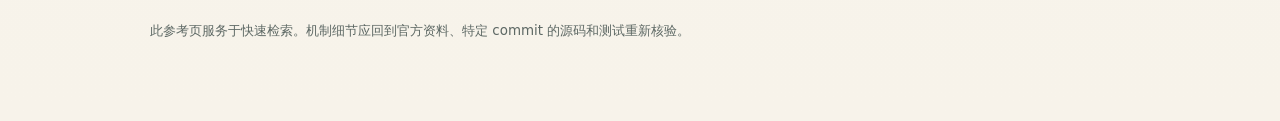
<file: discussion-records/codex-source-learning/reference/sol-ultra-long-horizon-map.html>
<!doctype html>
<html lang="zh-CN">
  <head>
    <meta charset="utf-8" />
    <meta name="viewport" content="width=device-width, initial-scale=1" />
    <meta name="description" content="GPT-5.6 Sol Ultra 长程 Agent 的术语、层级、状态载体与证据边界速查。" />
    <title>Sol Ultra 长程系统地图</title>
    <link rel="icon" href="../assets/favicon.svg" type="image/svg+xml" />
    <link rel="stylesheet" href="../assets/course.css" />
  </head>
  <body>
    <main class="shell">
      <nav class="topline" aria-label="课程导航">
        <a href="../lessons/0001-long-context-long-horizon-recovery.html">← 返回第一课</a>
        <span>REFERENCE · 2026-07-15</span>
      </nav>

      <span class="eyebrow">Quick reference</span>
      <h1>Sol Ultra 长程系统地图</h1>
      <p class="lede">
        长程 Agent 的稳定表现来自模型、编排、运行时状态、项目事实与验证闭环。此页用于快速归类一项主张，并检查证据强度与版本边界。
      </p>
      <p class="snapshot">
        <span class="badge unknown">U 执行面关系</span>
        产品 Ultra、Responses Multi-agent beta 与本地 Codex V2 是否共享内部实现仍属未知。下方分层图是通用工程分析框架，不代表 OpenAI 公布的产品内部架构。
      </p>

      <section aria-labelledby="terms">
        <h2 id="terms">一眼分清核心术语</h2>
        <div class="term-grid">
          <article class="term-card">
            <h3>长上下文 · long context</h3>
            <p>一次推理可见的信息容量。它扩大可读范围，无法单独提供跨 turn 目标、外部副作用或重启恢复。</p>
          </article>
          <article class="term-card">
            <h3>长程执行 · long horizon</h3>
            <p>任务跨多轮工具调用和新证据持续推进。核心问题包括下一步选择、错误修正、预算和停止条件。</p>
          </article>
          <article class="term-card">
            <h3>可恢复性 · recoverability</h3>
            <p>可恢复执行能力：上下文切换、中断或重启后，可由持久目标、事件、checkpoint 和 Artifact 重建可继续工作的状态。</p>
          </article>
          <article class="term-card">
            <h3>Memory · 跨任务经验</h3>
            <p>未来任务可复用的偏好、经验或程序性知识。它与当前 run 的 compaction、Goal 和 rollout 具有不同生命周期。</p>
          </article>
        </div>
      </section>

      <section aria-labelledby="layers">
        <h2 id="layers">四组层级</h2>
        <div class="layer-grid">
          <article class="layer-card">
            <span class="index">MODEL</span>
            <h3>Sol + reasoning effort</h3>
            <p><span class="badge fact">F1 产品事实</span><code>gpt-5.6-sol</code> 是模型；<code>max</code> 是更高的推理时计算。两者影响分解、判断、工具选择与修订质量。</p>
          </article>
          <article class="layer-card">
            <span class="index">ORCHESTRATION</span>
            <h3>Ultra + Multi-agent</h3>
            <p><span class="badge fact">F1 产品事实</span>Ultra 是产品/Harness 设置。官方说明其默认协调四个 Agent；公开 API 的 Multi-agent beta 提供 root/subagent 编排。</p>
          </article>
          <article class="layer-card">
            <span class="index">DURABILITY</span>
            <h3>Goal + rollout + compaction</h3>
            <p><span class="badge fact">F1 官方能力</span>Goal 与 compaction 提供线程目标和上下文连续性。</p>
            <p><span class="badge fact">F2 · 26f5998e</span>报告快照中的 rollout 提供追加事件轨迹。</p>
            <p><span class="badge inference">I1 工程原则</span>项目文件、Git、issue 和测试保存跨线程可审计事实。</p>
          </article>
        </div>
        <div class="callout">
          <h3>验证与权限包围全部层级</h3>
          <p>测试、grader、review、批准边界、预算和停止条件共同决定系统何时继续、何时完成、何时暂停。</p>
        </div>
      </section>

      <section aria-labelledby="state">
        <h2 id="state">状态载体速查</h2>
        <div class="term-grid">
          <article class="term-card">
            <h3>项目事实</h3>
            <p>文件、Git、issue、测试输出和版本化报告。适合跨线程、跨进程和人工审计。</p>
          </article>
          <article class="term-card">
            <h3>rollout</h3>
            <p>追加式会话事件主干。用于 resume、fork、重放和审计；具体 durability 需绑定实现版本核验。</p>
          </article>
          <article class="term-card">
            <h3>compaction</h3>
            <p>缩小活跃上下文并携带继续所需状态。摘要或 opaque item 具有信息损失与不可审计边界。</p>
          </article>
          <article class="term-card">
            <h3>Goal</h3>
            <p>线程级完成契约，保存 objective、生命周期、预算和 usage。细粒度计划与证据仍需其他载体。</p>
          </article>
        </div>
      </section>

      <section aria-labelledby="evidence">
        <h2 id="evidence">证据标签</h2>
        <div class="source-grid">
          <article class="source-card">
            <h3><span class="badge fact">F1</span> 官方公开事实</h3>
            <p>OpenAI 正式模型页、API 文档、发布页或 System Card 直接支持。</p>
          </article>
          <article class="source-card">
            <h3><span class="badge fact">F2</span> 源码直接事实</h3>
            <p>特定 commit 的实现、schema、测试或 prompt 直接支持，必须同时记录版本。</p>
          </article>
          <article class="source-card">
            <h3><span class="badge inference">I1</span> 强工程推断</h3>
            <p>多条事实共同支持的最佳解释，仍缺少隔离变量或内部披露。</p>
          </article>
          <article class="source-card">
            <h3><span class="badge unknown">U</span> 当前未知</h3>
            <p>公开材料与当前可核验源码都无法建立的机制或因果贡献。</p>
          </article>
        </div>
      </section>

      <section aria-labelledby="claims">
        <h2 id="claims">三条高价值判断</h2>
        <div class="callout warning">
          <ul>
            <li><span class="badge fact">F1</span>1.05M context 证明输入容量；跨重启 durability 需要独立证据。</li>
            <li><span class="badge fact">F1</span>Ultra 公开分数是 bundle 的配置级点估计；<span class="badge unknown">U</span>各组件因果贡献缺少公开消融。</li>
            <li><span class="badge unknown">U</span>通用“到任意 token 上限自动写状态 Markdown”机制没有得到官方资料与报告快照支持。</li>
          </ul>
        </div>
      </section>

      <section aria-labelledby="sources">
        <h2 id="sources">首要来源</h2>
        <div class="source-grid">
          <article class="source-card">
            <a href="https://openai.com/index/gpt-5-6/">GPT-5.6 发布页</a>
            <p>Sol、Ultra、四 Agent 和公开评测。</p>
          </article>
          <article class="source-card">
            <a href="https://developers.openai.com/api/docs/guides/responses-multi-agent">Responses Multi-agent</a>
            <p>root/subagent、独立上下文与并发边界。</p>
          </article>
          <article class="source-card">
            <a href="https://developers.openai.com/api/docs/guides/compaction">Compaction</a>
            <p>长对话压缩与继续执行的官方语义。</p>
          </article>
          <article class="source-card">
            <a href="https://developers.openai.com/cookbook/examples/codex/using_goals_in_codex">Using Goals in Codex</a>
            <p>持久目标、预算、续跑与证据化完成。</p>
          </article>
        </div>
        <p class="snapshot">
          本地综合依据：<a href="../../gpt-5-6-sol-ultra-long-horizon-agent-research-20260711/final-v4-gpt-5-6-sol-ultra-long-horizon-agent-research-20260712.md">final-v4 研究报告</a>。该报告的官方网页快照截至 2026-07-12，源码基线为 <code>26f5998e</code>。当前 HEAD <code>e623315e</code> 已前进 82 个提交。
        </p>
      </section>

      <footer>
        此参考页服务于快速检索。机制细节应回到官方资料、特定 commit 的源码和测试重新核验。
      </footer>
    </main>
  </body>
</html>
</file>
<file: discussion-records/codex-source-learning/assets/course.css>
:root {
  color-scheme: light;
  --paper: #f7f3ea;
  --paper-strong: #fffdf8;
  --ink: #18211f;
  --muted: #5d6864;
  --line: #d8d4ca;
  --accent: #126b5f;
  --accent-soft: #dceee8;
  --gold: #a26316;
  --gold-soft: #f4e6cc;
  --danger: #9d3d36;
  --danger-soft: #f6dfdc;
  --shadow: 0 18px 50px rgb(35 48 44 / 10%);
  --radius: 18px;
  font-family: Inter, ui-sans-serif, system-ui, -apple-system, BlinkMacSystemFont,
    "Segoe UI", "Noto Sans SC", "Microsoft YaHei", sans-serif;
}

* {
  box-sizing: border-box;
}

html {
  scroll-behavior: smooth;
}

body {
  margin: 0;
  color: var(--ink);
  background:
    radial-gradient(circle at 12% 8%, rgb(18 107 95 / 10%), transparent 24rem),
    linear-gradient(180deg, #fbf8f1 0%, var(--paper) 100%);
  font-size: 17px;
  line-height: 1.72;
}

a {
  color: var(--accent);
  text-decoration-thickness: 1px;
  text-underline-offset: 0.18em;
}

a:hover {
  color: #0a5148;
}

.shell {
  width: min(980px, calc(100% - 32px));
  margin: 0 auto;
  padding: 42px 0 80px;
}

.topline {
  display: flex;
  flex-wrap: wrap;
  align-items: center;
  justify-content: space-between;
  gap: 12px;
  margin-bottom: 46px;
  color: var(--muted);
  font-size: 0.82rem;
  letter-spacing: 0.04em;
}

.eyebrow,
.badge {
  display: inline-flex;
  align-items: center;
  width: fit-content;
  border-radius: 999px;
  font-weight: 700;
}

.eyebrow {
  padding: 7px 12px;
  color: var(--accent);
  background: var(--accent-soft);
  text-transform: uppercase;
  letter-spacing: 0.08em;
}

.badge {
  padding: 3px 9px;
  margin-right: 5px;
  color: var(--muted);
  background: #ece9e0;
  font-size: 0.75rem;
}

.badge.fact {
  color: var(--accent);
  background: var(--accent-soft);
}

.badge.inference {
  color: var(--gold);
  background: var(--gold-soft);
}

.badge.unknown {
  color: var(--danger);
  background: var(--danger-soft);
}

h1,
h2,
h3 {
  font-family: Georgia, "Noto Serif SC", "Songti SC", serif;
  line-height: 1.2;
  text-wrap: balance;
}

h1 {
  max-width: 17ch;
  margin: 18px 0 20px;
  font-size: clamp(2.7rem, 7vw, 5.6rem);
  letter-spacing: -0.045em;
}

h2 {
  margin: 58px 0 18px;
  font-size: clamp(1.7rem, 4vw, 2.55rem);
  letter-spacing: -0.025em;
}

h3 {
  margin: 0 0 10px;
  font-size: 1.2rem;
}

.lede {
  max-width: 68ch;
  color: #34413d;
  font-size: 1.16rem;
}

.meta-grid,
.concept-grid,
.layer-grid,
.quiz-options,
.source-grid,
.term-grid {
  display: grid;
  gap: 14px;
}

.meta-grid {
  grid-template-columns: repeat(3, 1fr);
  margin: 32px 0 6px;
}

.meta-card,
.concept-card,
.layer-card,
.quiz,
.callout,
.term-card,
.source-card {
  border: 1px solid var(--line);
  border-radius: var(--radius);
  background: rgb(255 253 248 / 86%);
  box-shadow: var(--shadow);
}

.meta-card {
  padding: 18px 20px;
}

.meta-card strong {
  display: block;
  color: var(--accent);
  font-size: 1.35rem;
}

.meta-card span {
  color: var(--muted);
  font-size: 0.86rem;
}

.concept-grid {
  grid-template-columns: repeat(3, 1fr);
}

.concept-card,
.layer-card,
.term-card,
.source-card {
  padding: 22px;
}

.concept-card .index,
.layer-card .index {
  display: block;
  margin-bottom: 18px;
  color: var(--gold);
  font: 700 0.78rem/1 ui-monospace, SFMono-Regular, Consolas, monospace;
  letter-spacing: 0.12em;
}

.concept-card p,
.layer-card p,
.term-card p,
.source-card p {
  margin: 0;
  color: var(--muted);
}

.layer-card p + p {
  margin-top: 12px;
}

.equation {
  margin: 32px 0;
  padding: 24px;
  border-left: 5px solid var(--accent);
  background: var(--accent-soft);
  font-family: Georgia, "Noto Serif SC", serif;
  font-size: clamp(1.15rem, 3vw, 1.55rem);
}

.layer-grid {
  grid-template-columns: repeat(3, 1fr);
}

.layer-card:nth-child(2) {
  transform: translateY(12px);
}

.layer-card:nth-child(3) {
  transform: translateY(24px);
}

.callout {
  margin: 34px 0;
  padding: 24px 26px;
}

.callout.warning {
  border-color: #d9b476;
  background: var(--gold-soft);
}

.callout p:last-child,
.callout ul:last-child {
  margin-bottom: 0;
}

.quiz {
  margin: 22px 0;
  padding: 24px;
}

.quiz .scenario {
  margin: 0 0 18px;
  font-size: 1.03rem;
  font-weight: 650;
}

.quiz-options {
  grid-template-columns: repeat(3, minmax(0, 1fr));
}

.quiz button,
.reset-button {
  min-height: 48px;
  border: 1px solid #b9c2bd;
  border-radius: 12px;
  color: var(--ink);
  background: #fff;
  font: inherit;
  font-weight: 700;
  cursor: pointer;
  transition: transform 120ms ease, border-color 120ms ease, background 120ms ease;
}

.quiz button:hover,
.quiz button:focus-visible,
.reset-button:hover,
.reset-button:focus-visible {
  border-color: var(--accent);
  outline: 3px solid rgb(18 107 95 / 16%);
  transform: translateY(-1px);
}

.quiz button.correct {
  border-color: var(--accent);
  color: #084d45;
  background: var(--accent-soft);
}

.quiz button.incorrect {
  border-color: var(--danger);
  color: #7d2b26;
  background: var(--danger-soft);
}

.quiz-feedback {
  min-height: 1.7em;
  margin: 14px 0 0;
  color: var(--muted);
}

.quiz-summary {
  display: flex;
  flex-wrap: wrap;
  align-items: center;
  justify-content: space-between;
  gap: 14px;
  margin-top: 26px;
  padding: 18px 20px;
  border-radius: 14px;
  color: #084d45;
  background: var(--accent-soft);
  font-weight: 700;
}

.reset-button {
  min-height: 40px;
  padding: 5px 14px;
  color: var(--accent);
}

.source-grid,
.term-grid {
  grid-template-columns: repeat(2, 1fr);
}

.source-card a {
  font-weight: 750;
}

.snapshot {
  padding: 14px 18px;
  border: 1px dashed #aa9f8c;
  border-radius: 12px;
  color: var(--muted);
  background: rgb(255 255 255 / 45%);
  font-size: 0.88rem;
}

.next-step {
  margin-top: 52px;
  padding: 30px;
  border-radius: var(--radius);
  color: #eef9f6;
  background: #123f38;
}

.next-step h2 {
  margin-top: 0;
  color: white;
}

.next-step a {
  color: #bfe9dd;
}

footer {
  margin-top: 50px;
  padding-top: 22px;
  border-top: 1px solid var(--line);
  color: var(--muted);
  font-size: 0.84rem;
}

code {
  padding: 0.1em 0.34em;
  border-radius: 5px;
  background: #ece9e0;
  font-family: ui-monospace, SFMono-Regular, Consolas, monospace;
  font-size: 0.9em;
}

@media (max-width: 760px) {
  .meta-grid,
  .concept-grid,
  .layer-grid,
  .source-grid,
  .term-grid,
  .quiz-options {
    grid-template-columns: 1fr;
  }

  .layer-card:nth-child(2),
  .layer-card:nth-child(3) {
    transform: none;
  }

  h1 {
    max-width: none;
  }
}

@media (prefers-reduced-motion: reduce) {
  html {
    scroll-behavior: auto;
  }

  .quiz button,
  .reset-button {
    transition: none;
  }
}

@page {
  size: A4;
  margin: 14mm;
}

@media print {
  body {
    background: white;
    font-size: 11pt;
  }

  .shell {
    width: 100%;
    padding: 0;
  }

  .meta-card,
  .concept-card,
  .layer-card,
  .quiz,
  .callout,
  .term-card,
  .source-card {
    break-inside: avoid;
    box-shadow: none;
  }

  .quiz button,
  .reset-button {
    border-color: #888;
  }

  .reset-button {
    display: none;
  }

  .topline {
    display: none;
  }

  a {
    color: inherit;
  }
}
</file>
